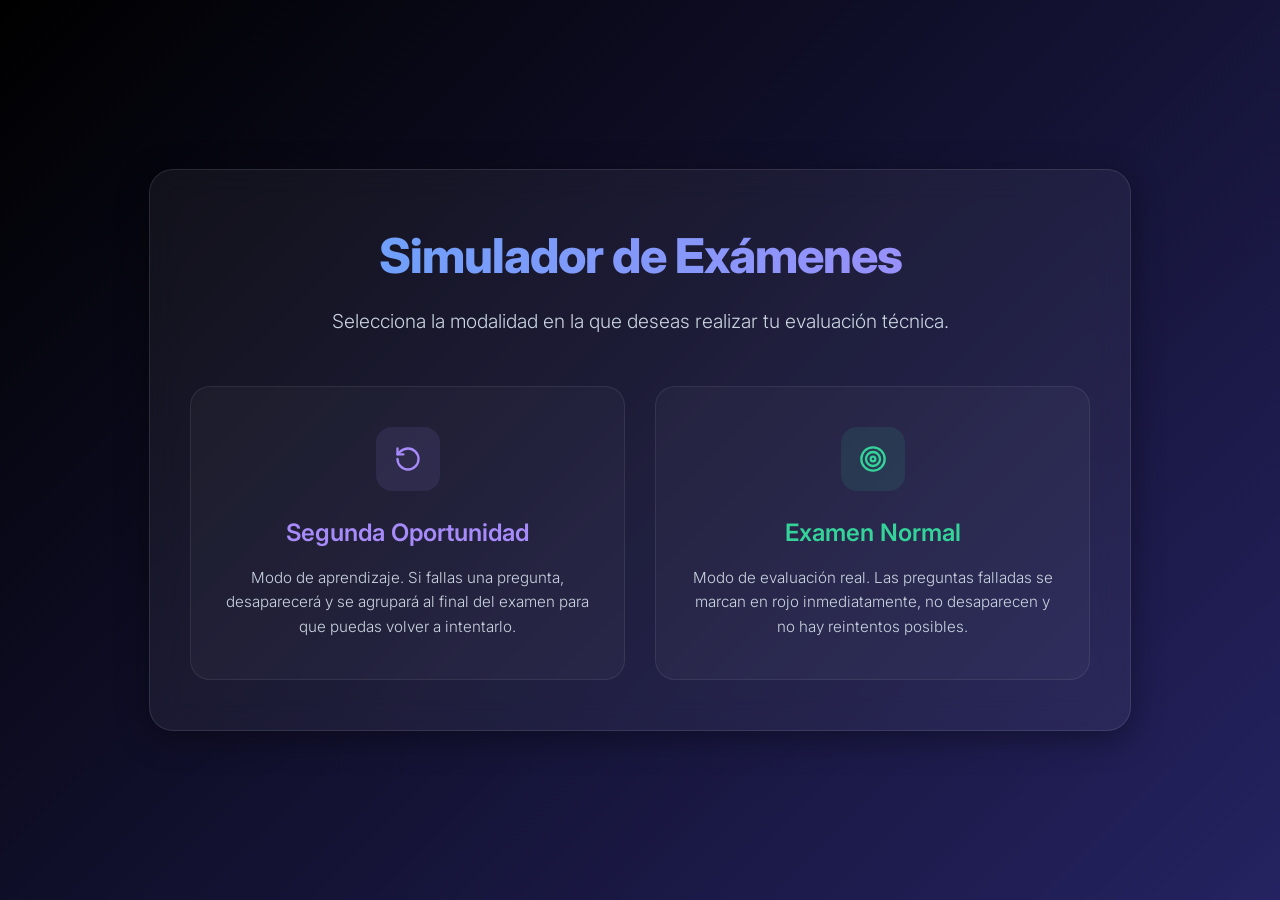
<file: index.html>
<!DOCTYPE html>
<html lang="es">
<head>
    <meta charset="UTF-8">
    <meta name="viewport" content="width=device-width, initial-scale=1.0">
    <title>Menú de Examen</title>
    <link rel="stylesheet" href="index.css">
</head>
<body>

    <div class="glass-panel">
        <div class="header-content">
            <h1>Simulador de Exámenes</h1>
            <p class="subtitle">Selecciona la modalidad en la que deseas realizar tu evaluación técnica.</p>
        </div>
        
        <div class="modes-container">
            <!-- Modalidad Segunda Oportunidad -->
            <a href="examen.html?mode=retry" class="mode-card retry-mode">
                <div class="icon-wrapper retry-icon">
                    <svg xmlns="http://www.w3.org/2000/svg" width="28" height="28" viewBox="0 0 24 24" fill="none" stroke="currentColor" stroke-width="2" stroke-linecap="round" stroke-linejoin="round">
                        <path d="M3 12a9 9 0 1 0 9-9 9.75 9.75 0 0 0-6.74 2.74L3 8"></path>
                        <path d="M3 3v5h5"></path>
                    </svg>
                </div>
                <h2>Segunda Oportunidad</h2>
                <p>Modo de aprendizaje. Si fallas una pregunta, desaparecerá y se agrupará al final del examen para que puedas volver a intentarlo.</p>
            </a>
            
            <!-- Modalidad Normal -->
            <a href="examen.html?mode=normal" class="mode-card normal-mode">
                <div class="icon-wrapper normal-icon">
                    <svg xmlns="http://www.w3.org/2000/svg" width="28" height="28" viewBox="0 0 24 24" fill="none" stroke="currentColor" stroke-width="2" stroke-linecap="round" stroke-linejoin="round">
                        <circle cx="12" cy="12" r="10"></circle>
                        <circle cx="12" cy="12" r="6"></circle>
                        <circle cx="12" cy="12" r="2"></circle>
                    </svg>
                </div>
                <h2>Examen Normal</h2>
                <p>Modo de evaluación real. Las preguntas falladas se marcan en rojo inmediatamente, no desaparecen y no hay reintentos posibles.</p>
            </a>
        </div>
    </div>

</body>
</html>
</file>
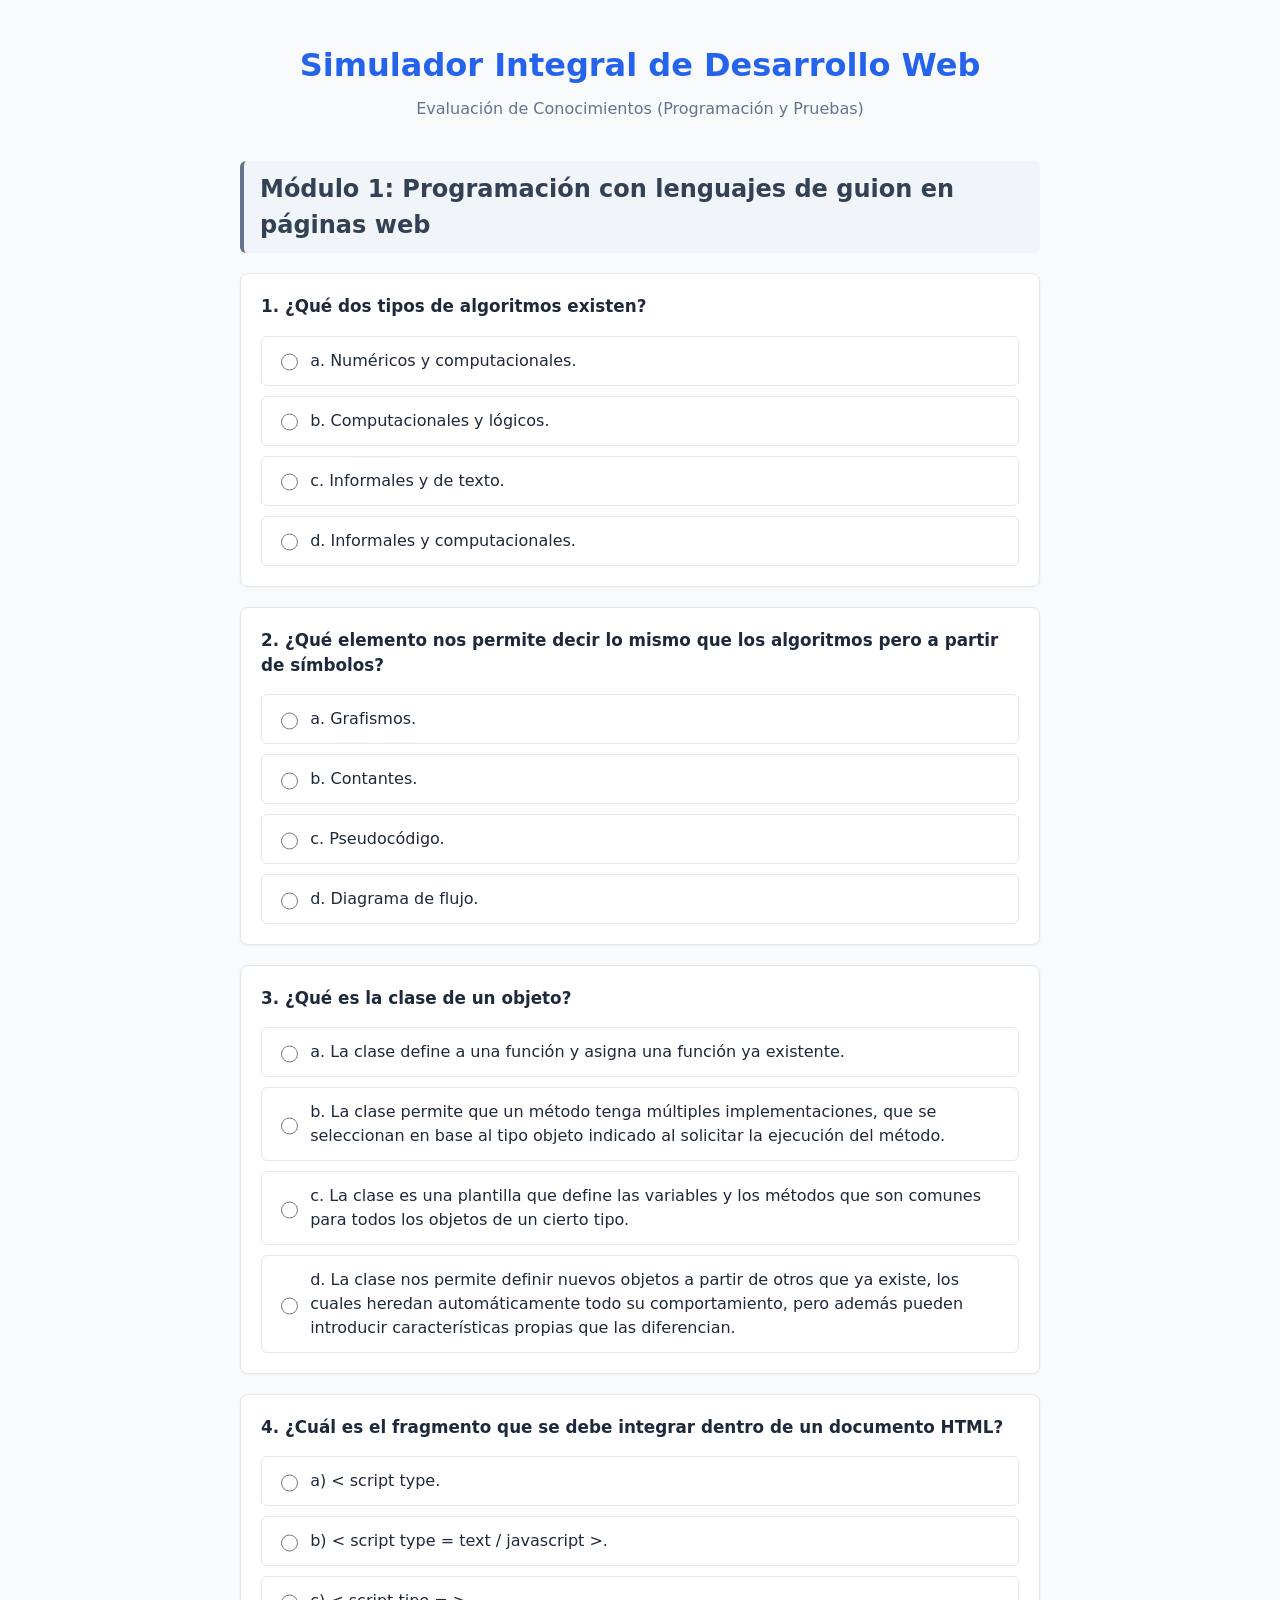
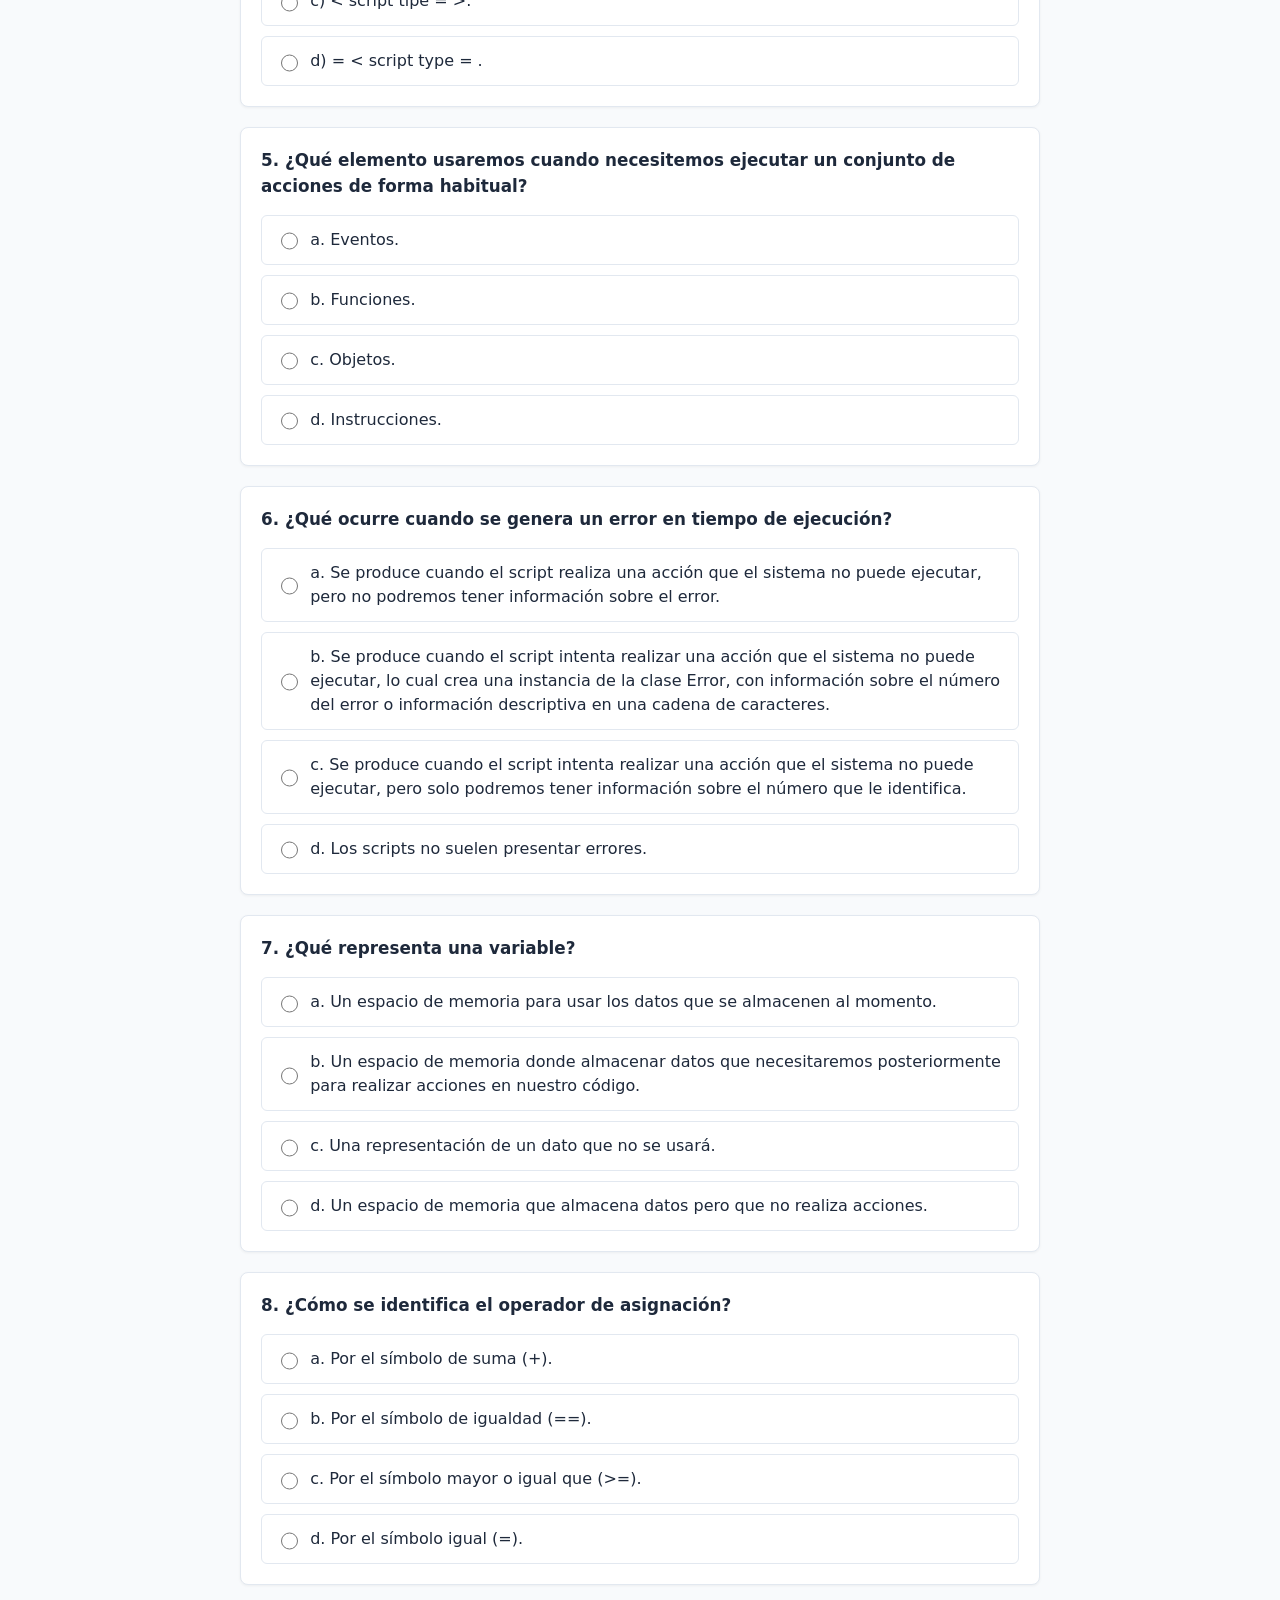
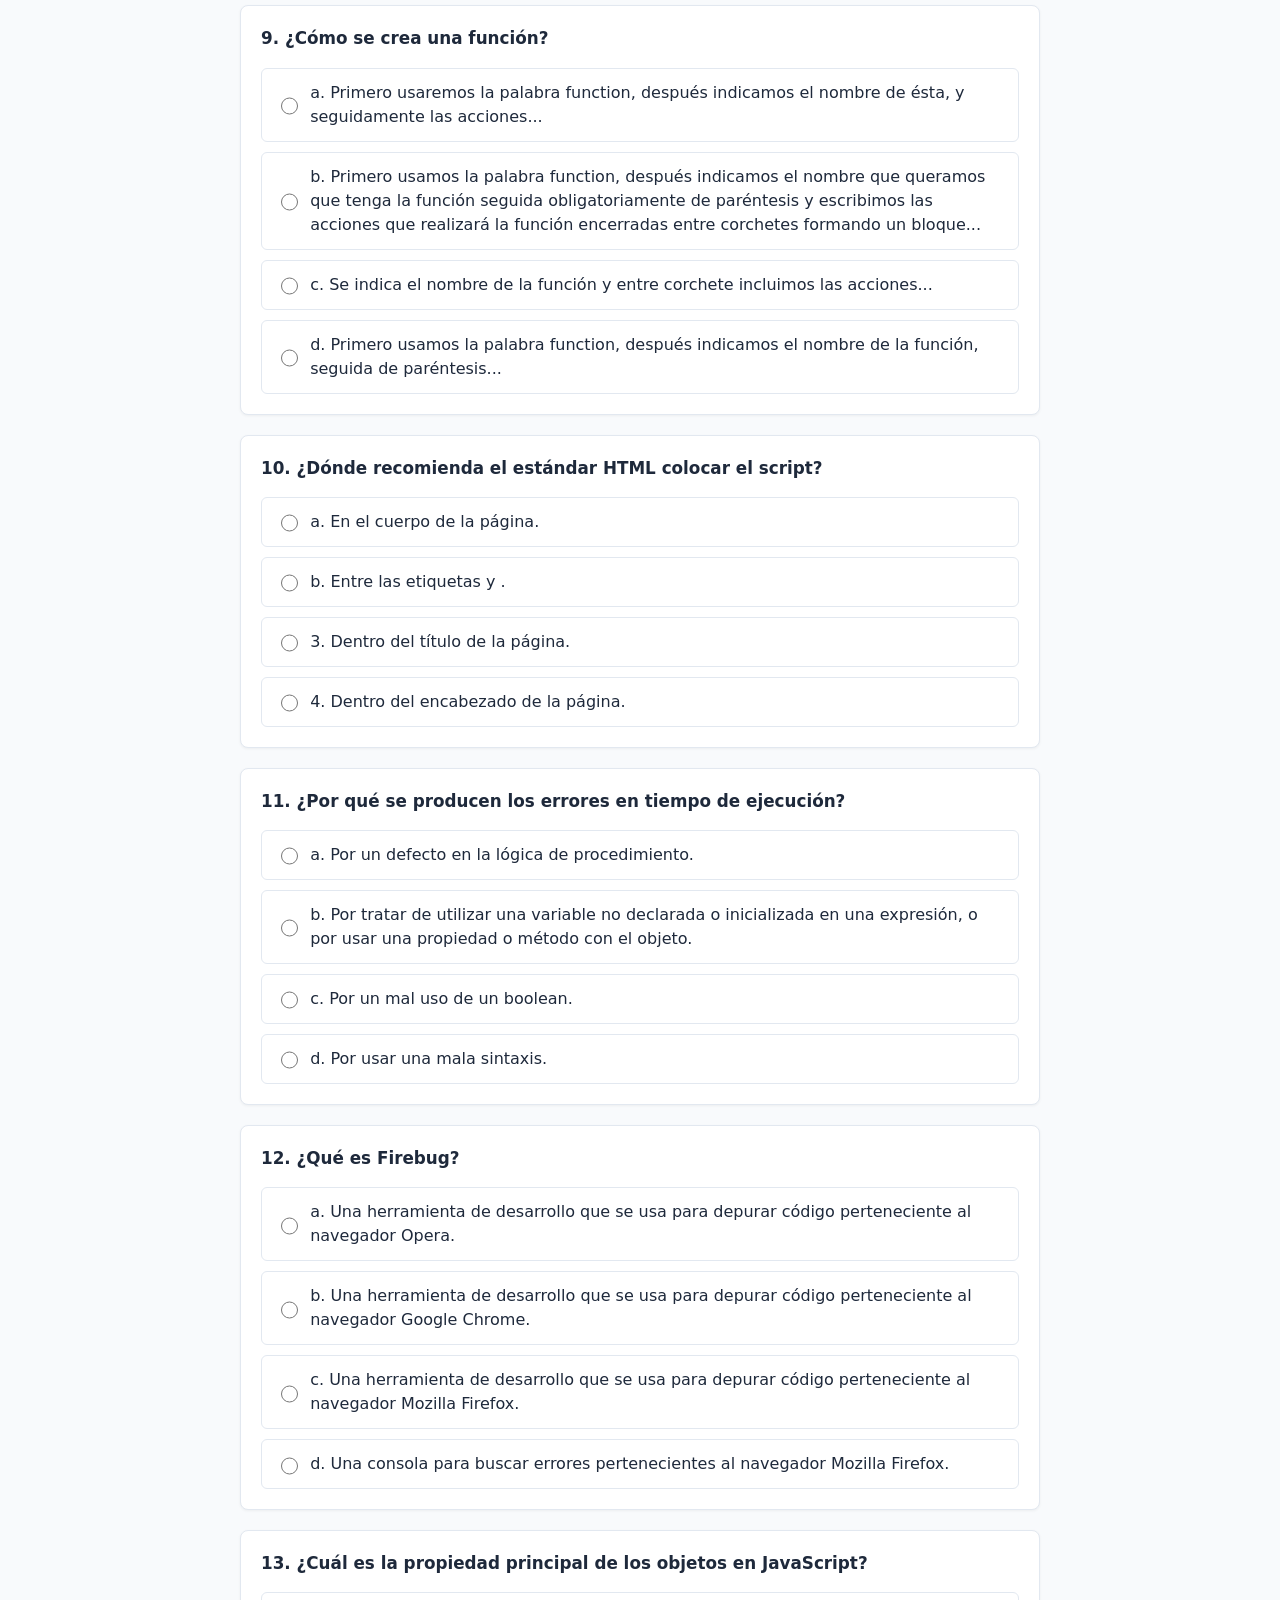
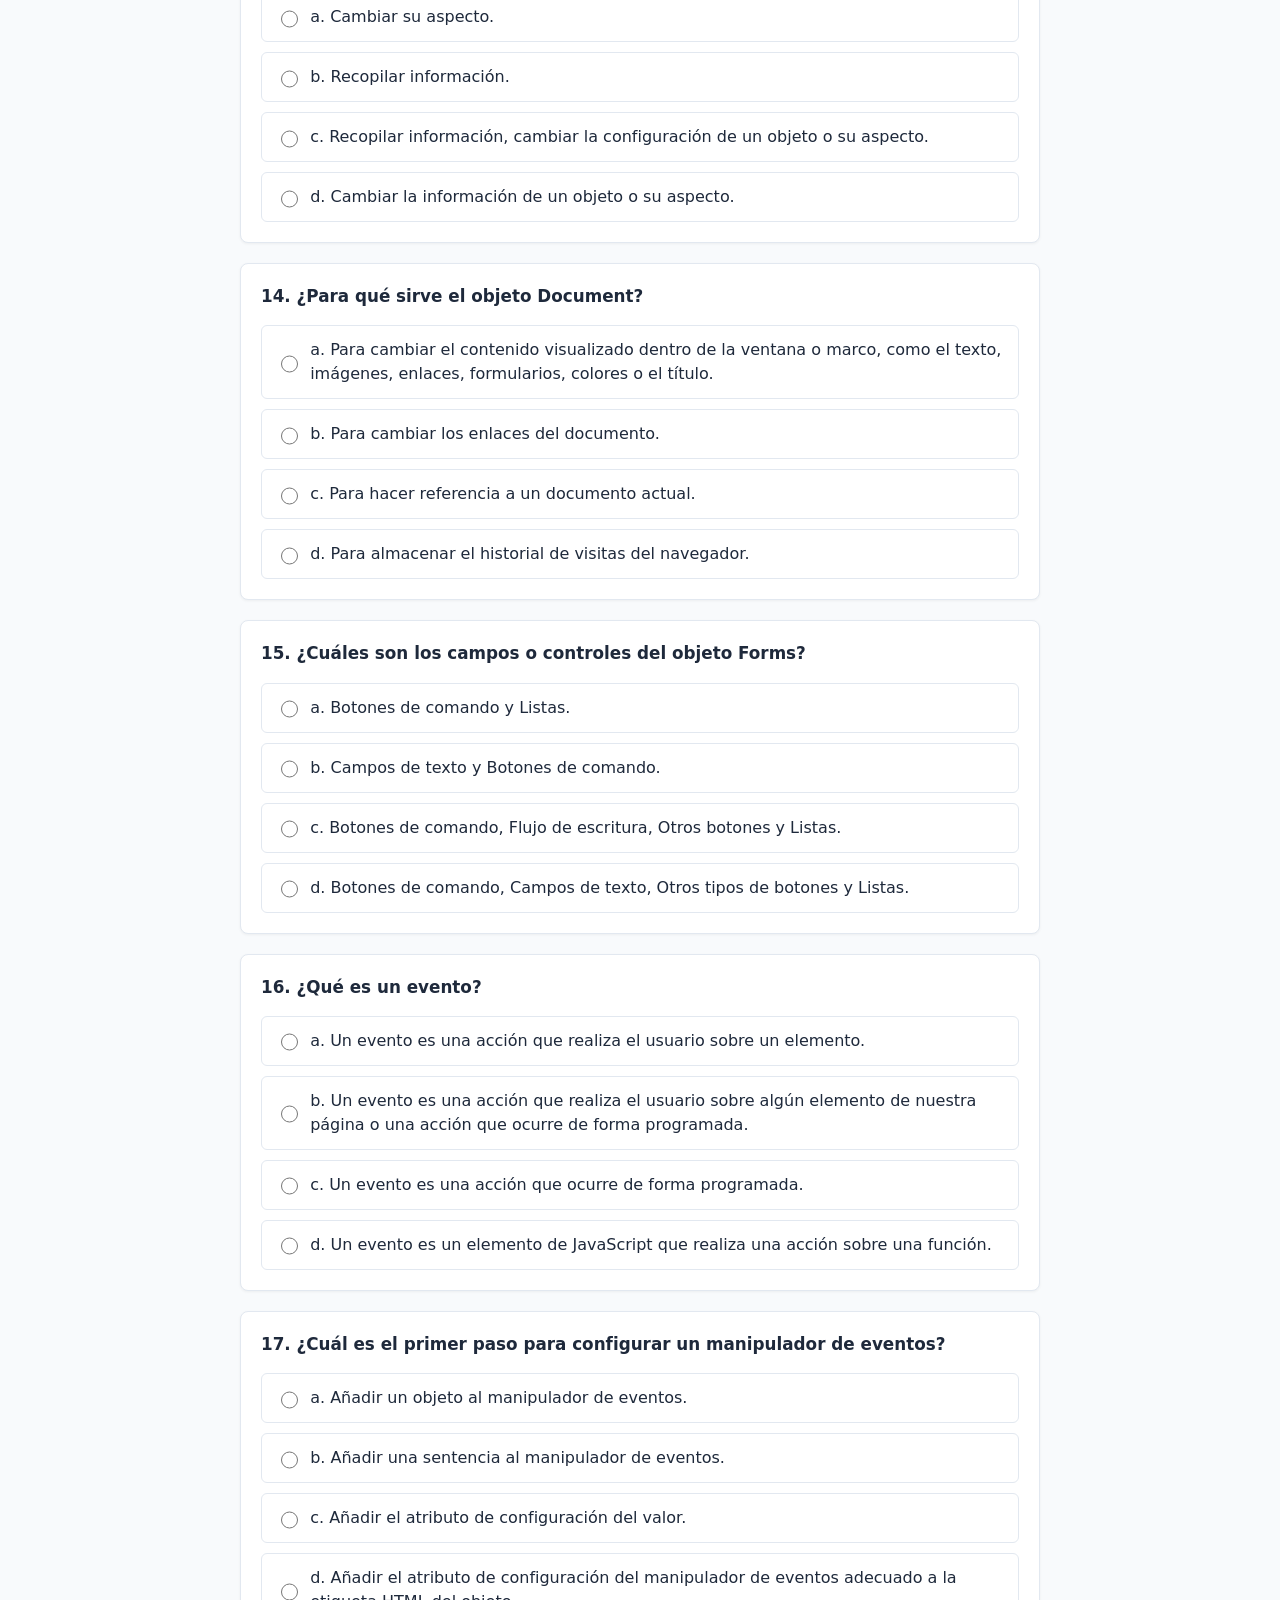
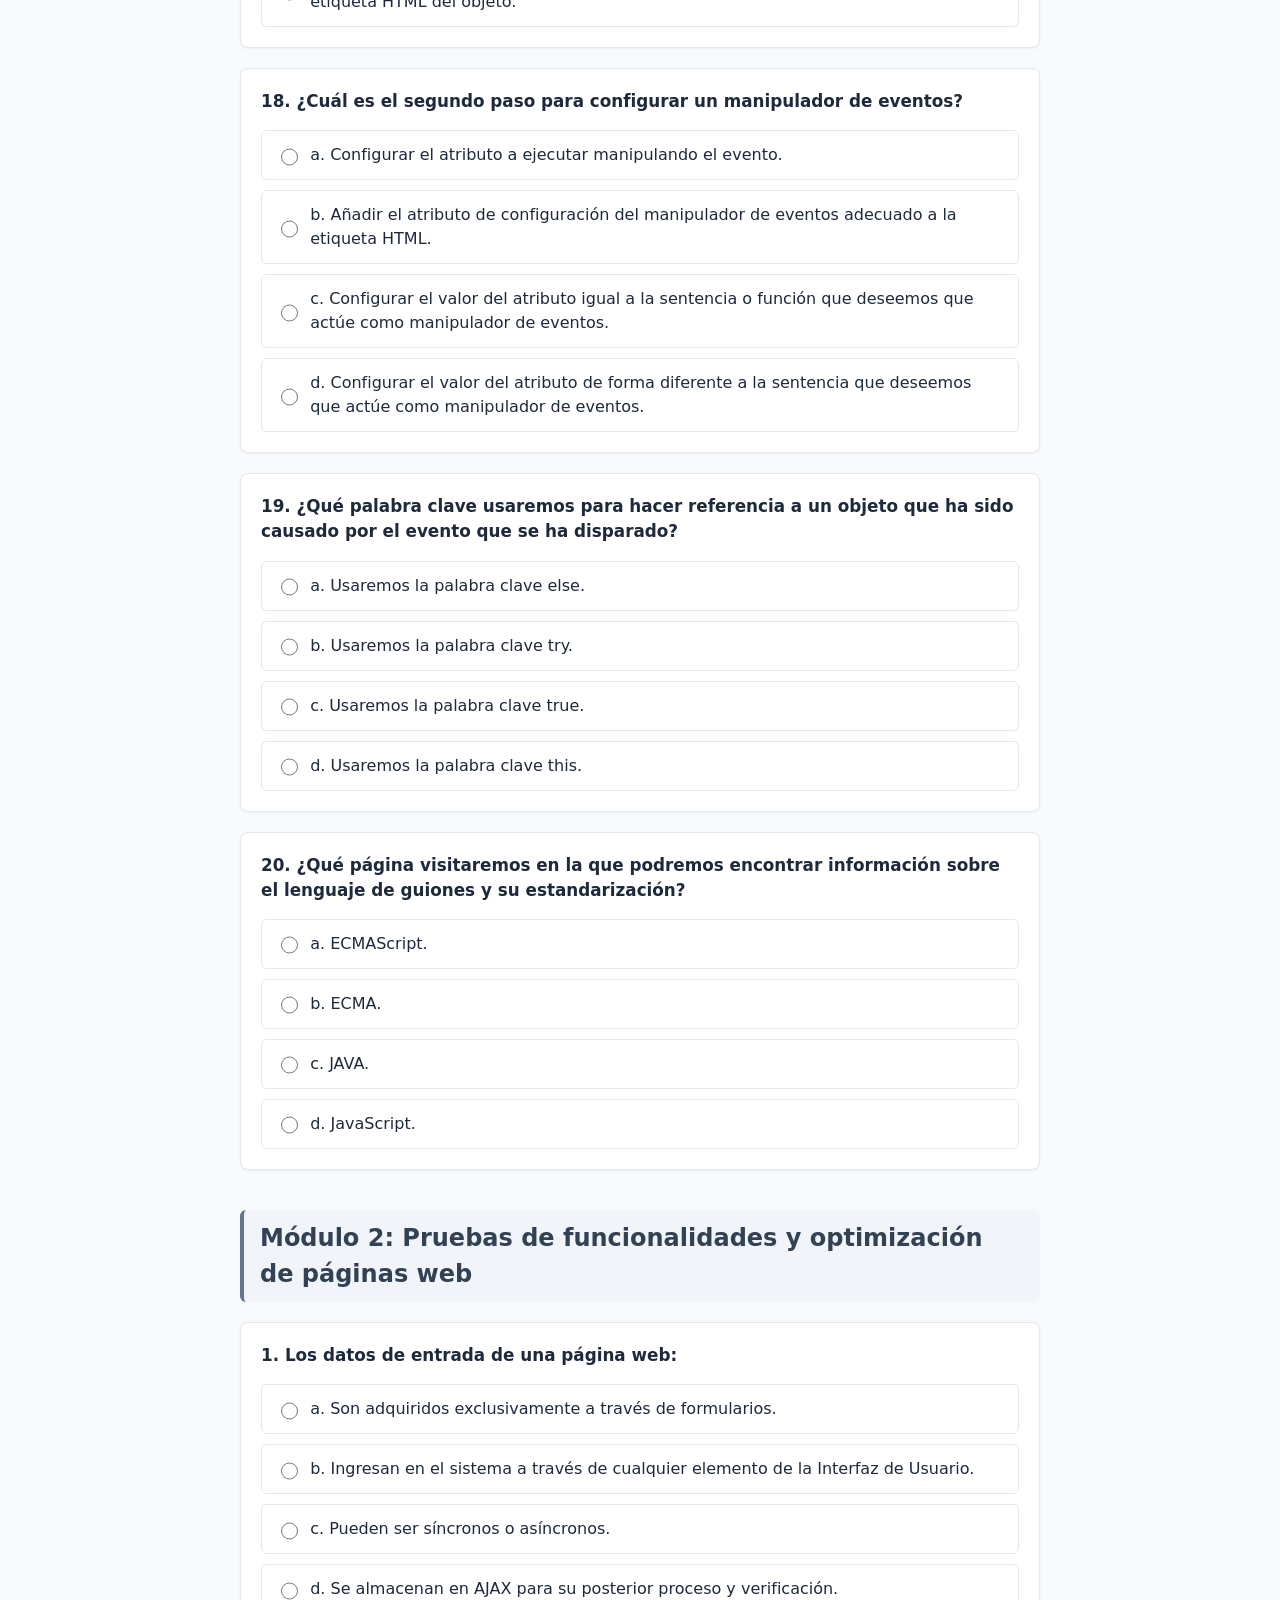
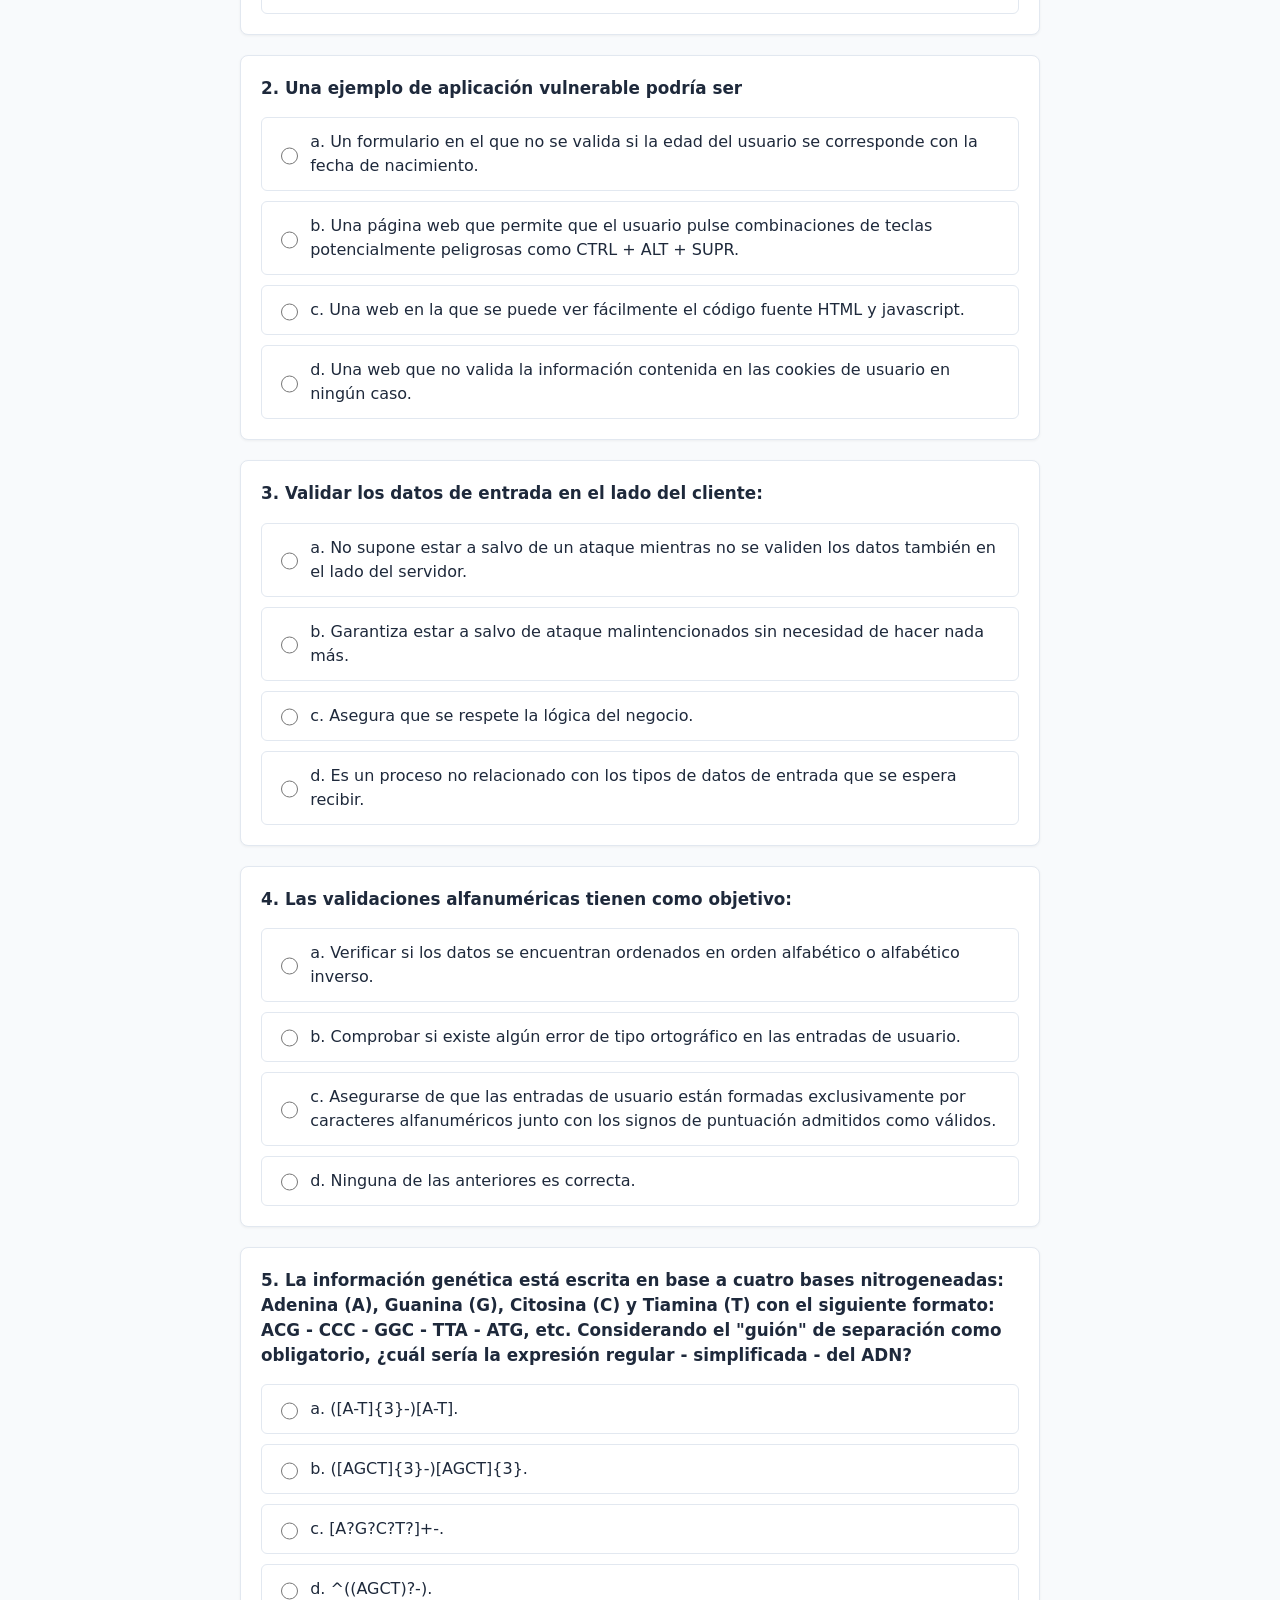
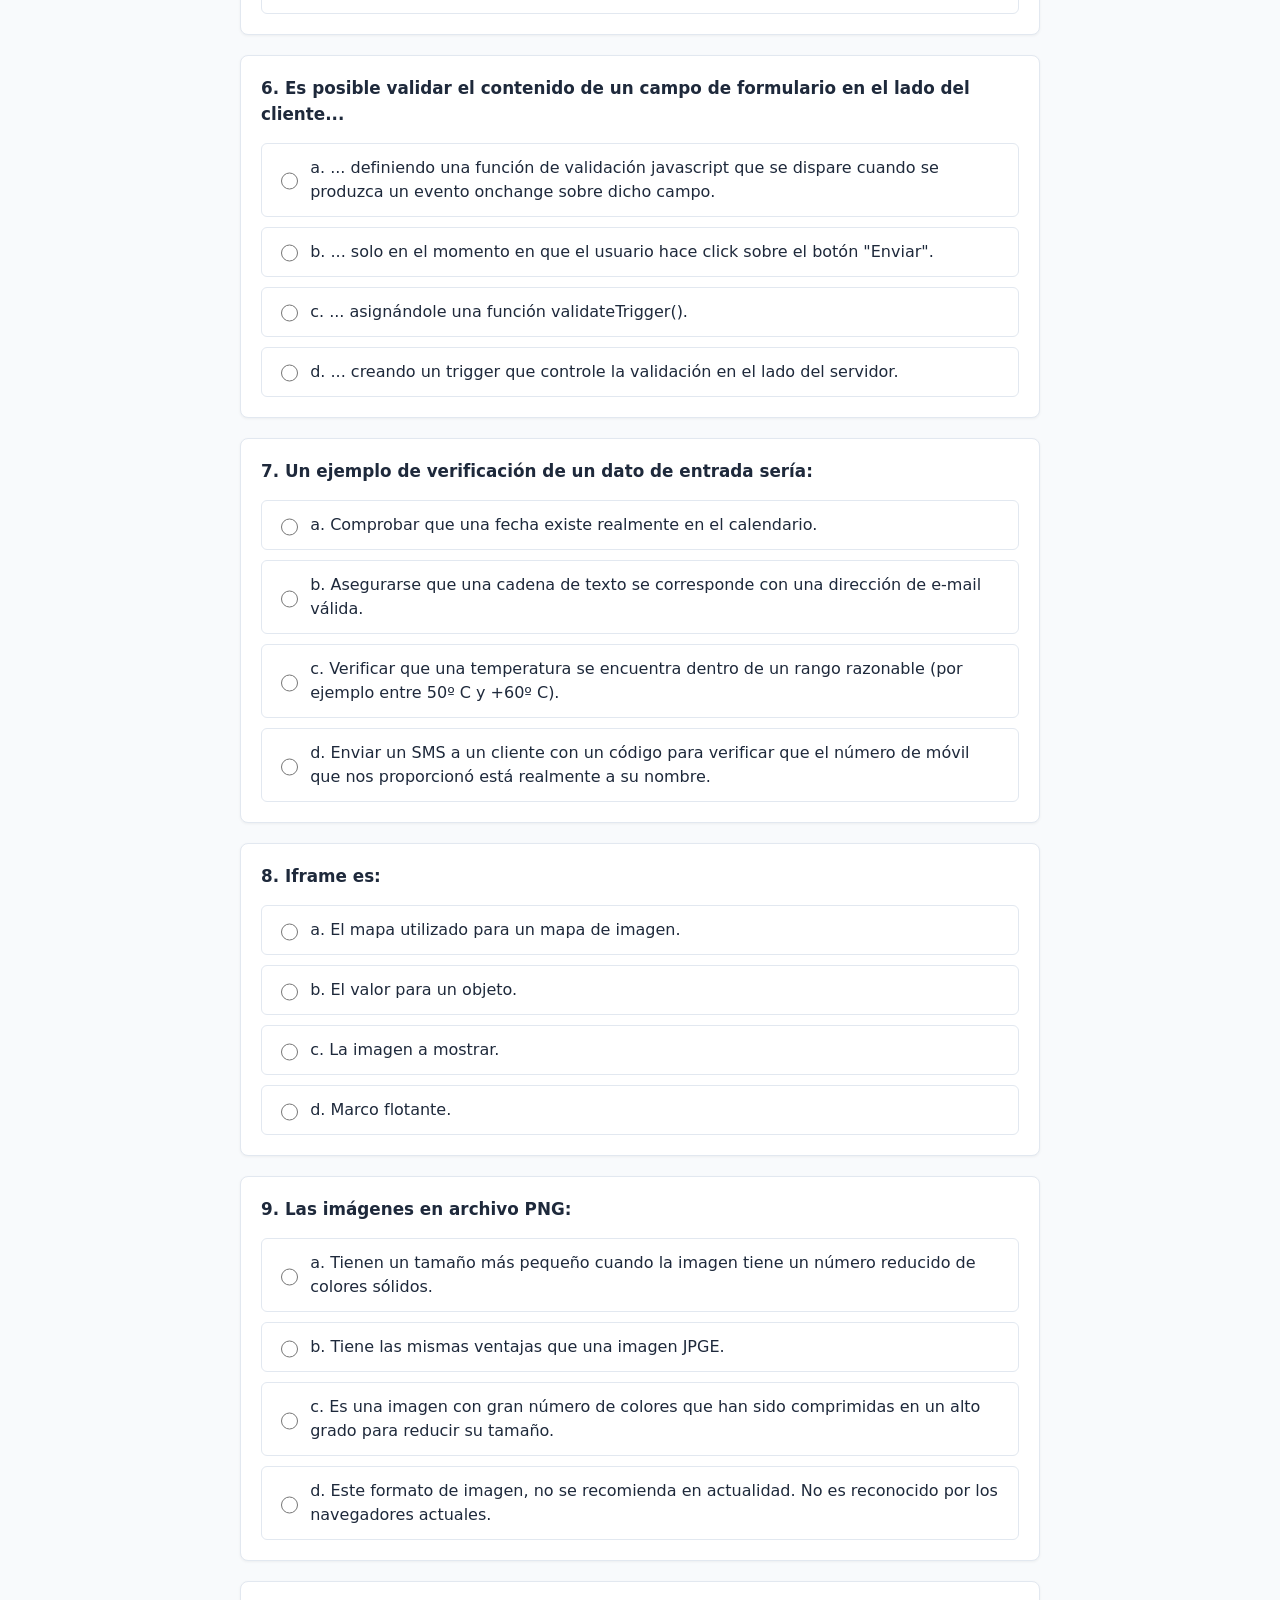
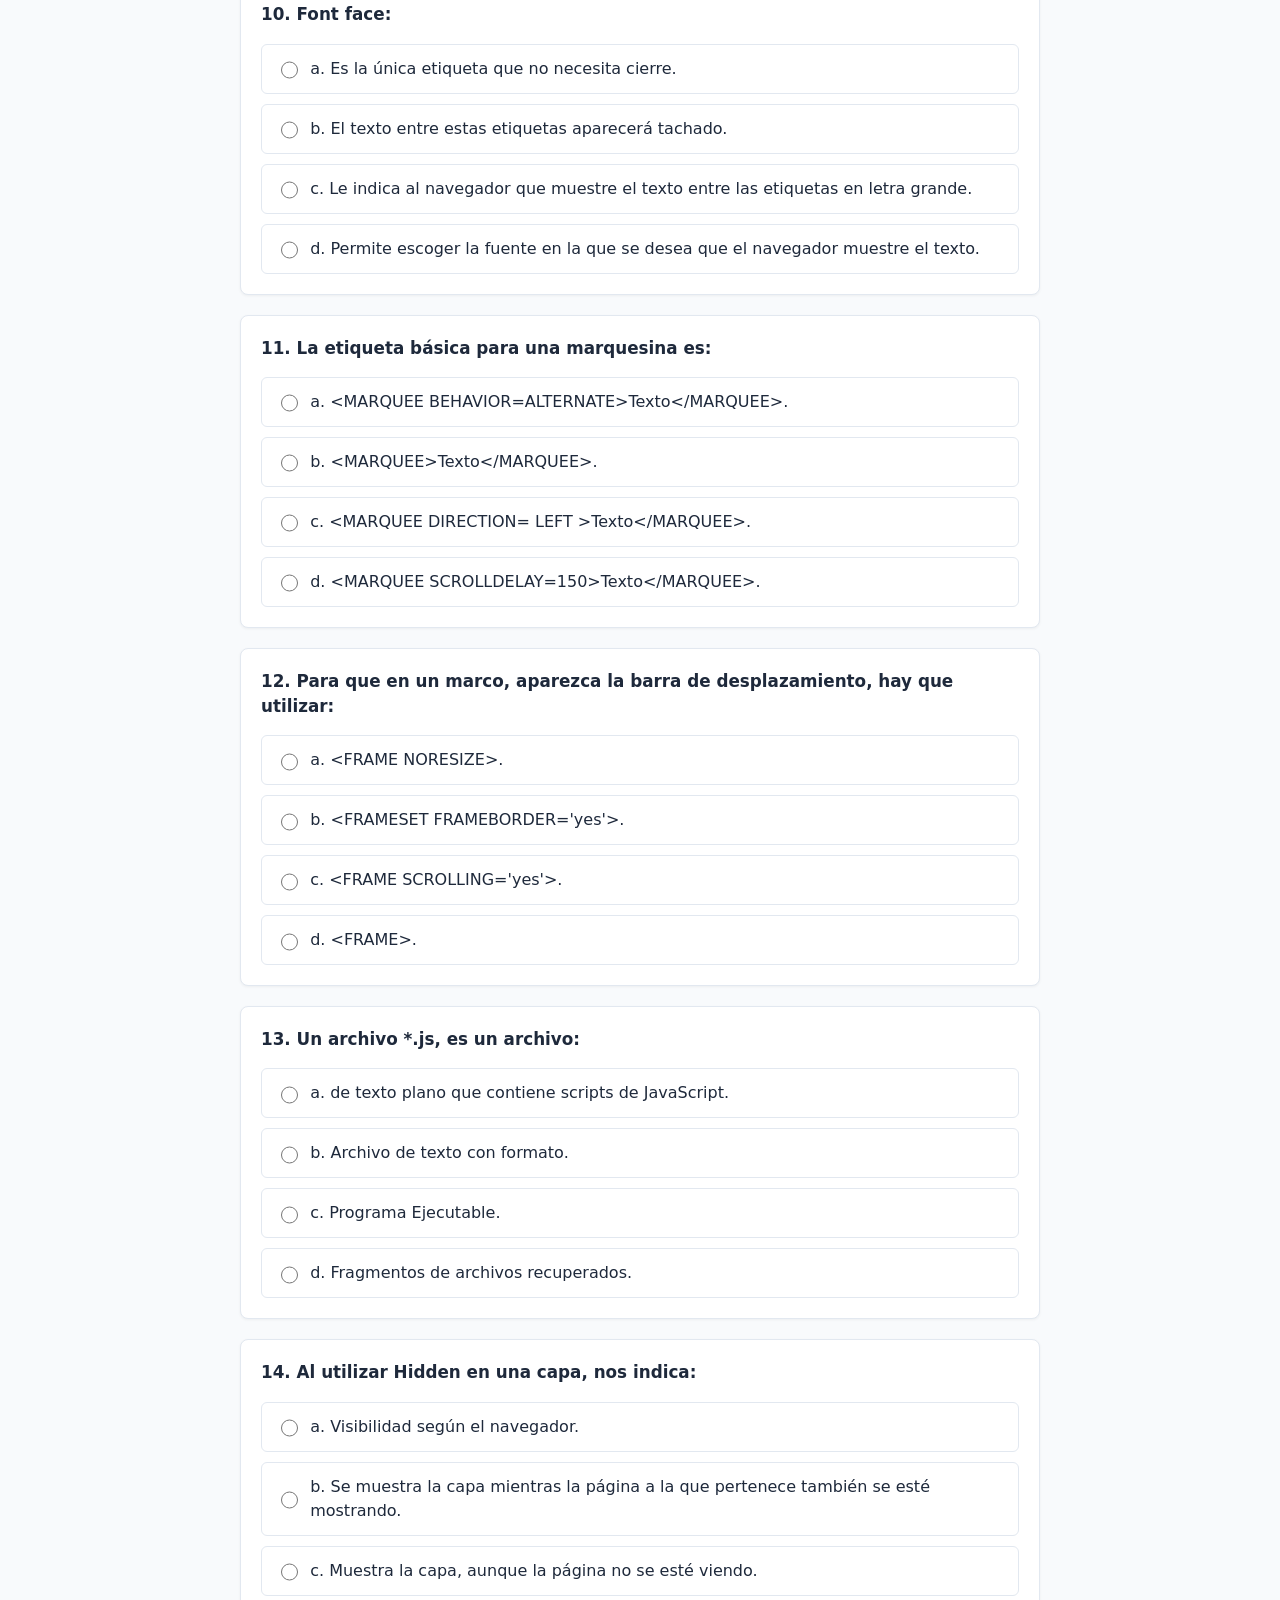
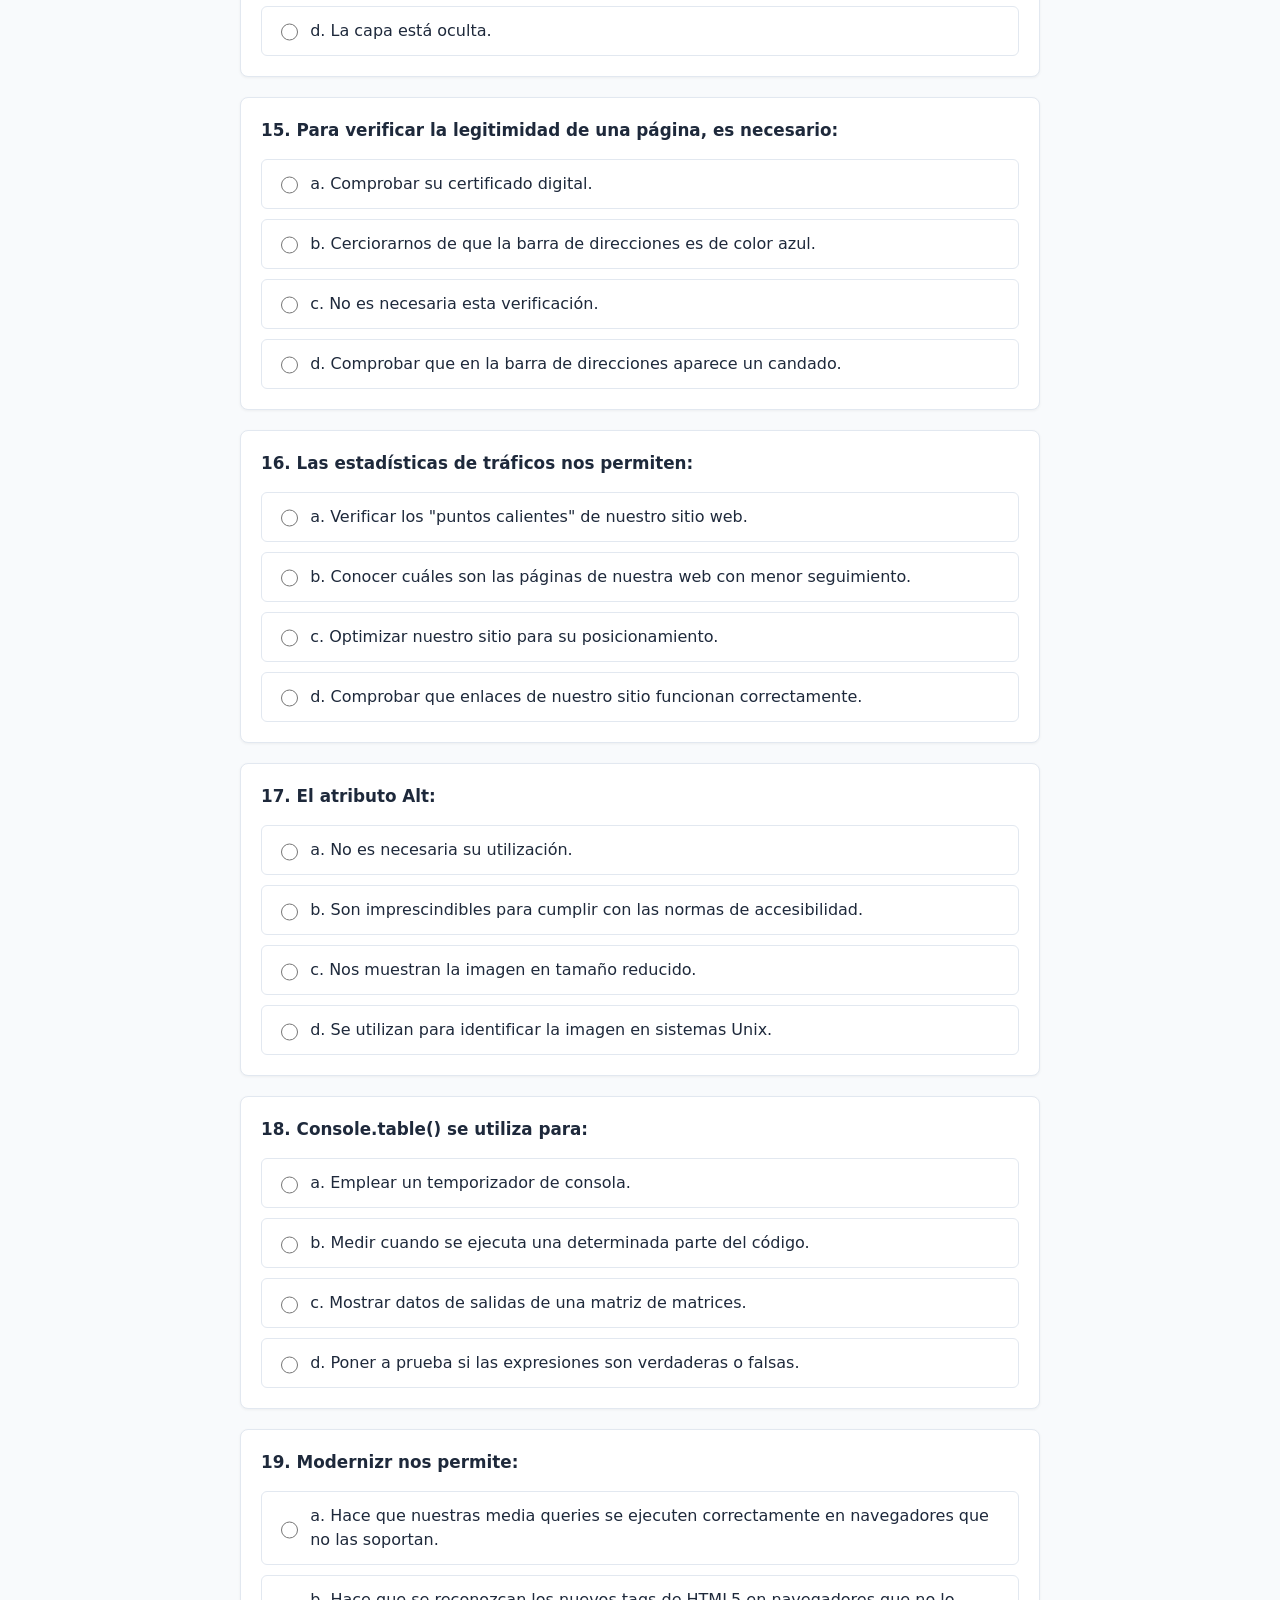
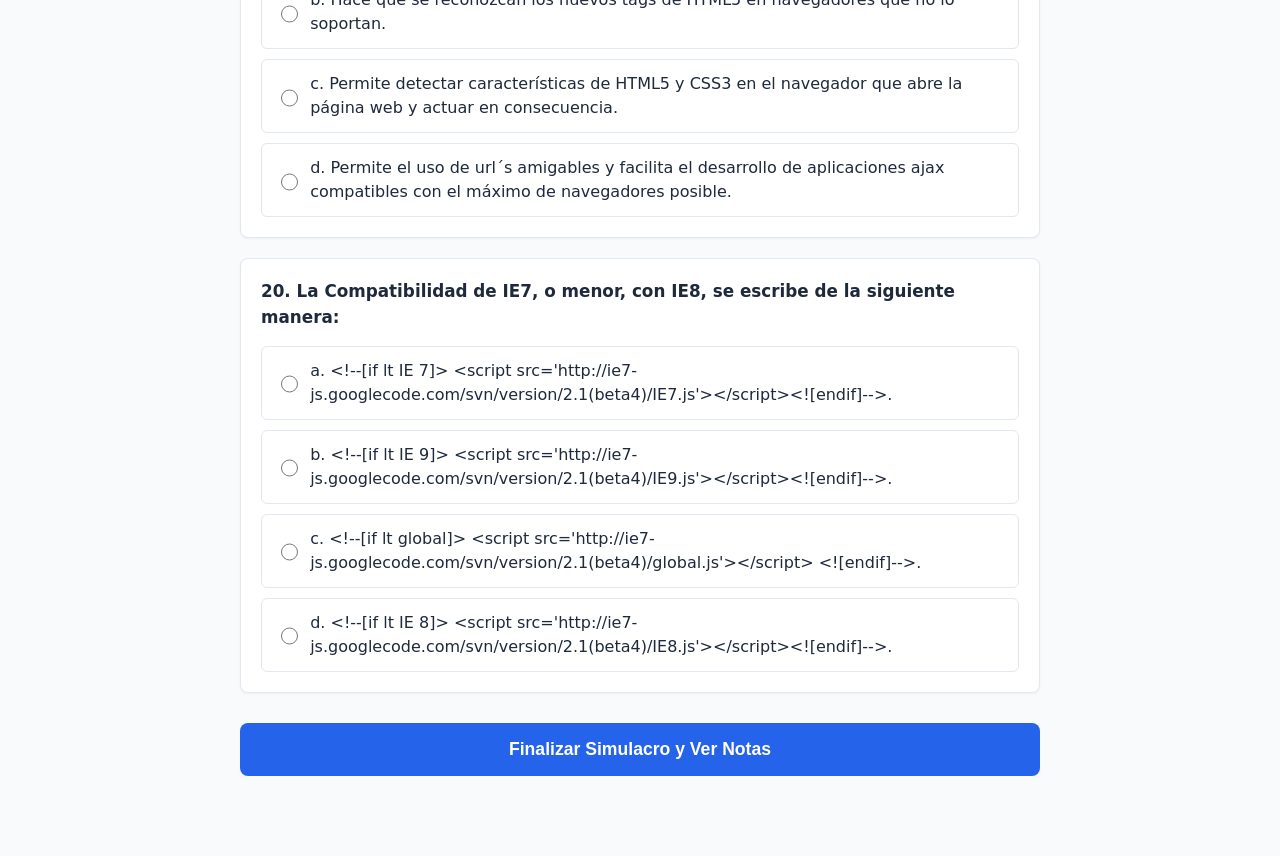
<file: examen.html>
﻿<!DOCTYPE html>
<html lang="es">
<head>
    <meta charset="UTF-8">
    <meta name="viewport" content="width=device-width, initial-scale=1.0">
    <title>Simulador de Exámenes - Final 2</title>
    <link rel="stylesheet" href="style.css">
</head>
<body>

    <div class="container">
        <header>
            <h1>Simulador Integral de Desarrollo Web</h1>
            <p class="subtitle">Evaluación de Conocimientos (Programación y Pruebas)</p>
        </header>

        <div id="result-box"></div>

        <form id="quiz-form">

            <h2 class="section-title">Módulo 1: Programación con lenguajes de guion en páginas web</h2>

            <!-- Q1 -->
            <div class="question-card">
                <p class="question-text">1. ¿Qué dos tipos de algoritmos existen?</p>
                <div class="options-list">
                    <div class="option-item"><input type="radio" name="u1_p1" id="u1_p1_a" value="wrong"><label for="u1_p1_a">a. Numéricos y computacionales.</label></div>
                    <div class="option-item"><input type="radio" name="u1_p1" id="u1_p1_b" value="wrong"><label for="u1_p1_b">b. Computacionales y lógicos.</label></div>
                    <div class="option-item"><input type="radio" name="u1_p1" id="u1_p1_c" value="wrong"><label for="u1_p1_c">c. Informales y de texto.</label></div>
                    <div class="option-item"><input type="radio" name="u1_p1" id="u1_p1_d" value="correct"><label for="u1_p1_d">d. Informales y computacionales.</label></div>
                </div>
            </div>

            <!-- Q2 -->
            <div class="question-card">
                <p class="question-text">2. ¿Qué elemento nos permite decir lo mismo que los algoritmos pero a partir de símbolos?</p>
                <div class="options-list">
                    <div class="option-item"><input type="radio" name="u1_p2" id="u1_p2_a" value="wrong"><label for="u1_p2_a">a. Grafismos.</label></div>
                    <div class="option-item"><input type="radio" name="u1_p2" id="u1_p2_b" value="wrong"><label for="u1_p2_b">b. Contantes.</label></div>
                    <div class="option-item"><input type="radio" name="u1_p2" id="u1_p2_c" value="wrong"><label for="u1_p2_c">c. Pseudocódigo.</label></div>
                    <div class="option-item"><input type="radio" name="u1_p2" id="u1_p2_d" value="correct"><label for="u1_p2_d">d. Diagrama de flujo.</label></div>
                </div>
            </div>

            <!-- Q3 -->
            <div class="question-card">
                <p class="question-text">3. ¿Qué es la clase de un objeto?</p>
                <div class="options-list">
                    <div class="option-item"><input type="radio" name="u1_p3" id="u1_p3_a" value="wrong"><label for="u1_p3_a">a. La clase define a una función y asigna una función ya existente.</label></div>
                    <div class="option-item"><input type="radio" name="u1_p3" id="u1_p3_b" value="wrong"><label for="u1_p3_b">b. La clase permite que un método tenga múltiples implementaciones, que se seleccionan en base al tipo objeto indicado al solicitar la ejecución del método.</label></div>
                    <div class="option-item"><input type="radio" name="u1_p3" id="u1_p3_c" value="correct"><label for="u1_p3_c">c. La clase es una plantilla que define las variables y los métodos que son comunes para todos los objetos de un cierto tipo.</label></div>
                    <div class="option-item"><input type="radio" name="u1_p3" id="u1_p3_d" value="wrong"><label for="u1_p3_d">d. La clase nos permite definir nuevos objetos a partir de otros que ya existe, los cuales heredan automáticamente todo su comportamiento, pero además pueden introducir características propias que las diferencian.</label></div>
                </div>
            </div>

            <!-- Q4 -->
            <div class="question-card">
                <p class="question-text">4. ¿Cuál es el fragmento que se debe integrar dentro de un documento HTML?</p>
                <div class="options-list">
                    <div class="option-item"><input type="radio" name="u1_p4" id="u1_p4_a" value="wrong"><label for="u1_p4_a">a) &lt; script type.</label></div>
                    <div class="option-item"><input type="radio" name="u1_p4" id="u1_p4_b" value="wrong"><label for="u1_p4_b">b) &lt; script type = text / javascript &gt;.</label></div>
                    <div class="option-item"><input type="radio" name="u1_p4" id="u1_p4_c" value="wrong"><label for="u1_p4_c">c) &lt; script tipe = &gt;.</label></div>
                    <div class="option-item"><input type="radio" name="u1_p4" id="u1_p4_d" value="correct"><label for="u1_p4_d">d) = &lt; script type = .</label></div>
                </div>
            </div>

            <!-- Q5 -->
            <div class="question-card">
                <p class="question-text">5. ¿Qué elemento usaremos cuando necesitemos ejecutar un conjunto de acciones de forma habitual?</p>
                <div class="options-list">
                    <div class="option-item"><input type="radio" name="u1_p5" id="u1_p5_a" value="wrong"><label for="u1_p5_a">a. Eventos.</label></div>
                    <div class="option-item"><input type="radio" name="u1_p5" id="u1_p5_b" value="correct"><label for="u1_p5_b">b. Funciones.</label></div>
                    <div class="option-item"><input type="radio" name="u1_p5" id="u1_p5_c" value="wrong"><label for="u1_p5_c">c. Objetos.</label></div>
                    <div class="option-item"><input type="radio" name="u1_p5" id="u1_p5_d" value="wrong"><label for="u1_p5_d">d. Instrucciones.</label></div>
                </div>
            </div>

            <!-- Q6 -->
            <div class="question-card">
                <p class="question-text">6. ¿Qué ocurre cuando se genera un error en tiempo de ejecución?</p>
                <div class="options-list">
                    <div class="option-item"><input type="radio" name="u1_p6" id="u1_p6_a" value="wrong"><label for="u1_p6_a">a. Se produce cuando el script realiza una acción que el sistema no puede ejecutar, pero no podremos tener información sobre el error.</label></div>
                    <div class="option-item"><input type="radio" name="u1_p6" id="u1_p6_b" value="correct"><label for="u1_p6_b">b. Se produce cuando el script intenta realizar una acción que el sistema no puede ejecutar, lo cual crea una instancia de la clase Error, con información sobre el número del error o información descriptiva en una cadena de caracteres.</label></div>
                    <div class="option-item"><input type="radio" name="u1_p6" id="u1_p6_c" value="wrong"><label for="u1_p6_c">c. Se produce cuando el script intenta realizar una acción que el sistema no puede ejecutar, pero solo podremos tener información sobre el número que le identifica.</label></div>
                    <div class="option-item"><input type="radio" name="u1_p6" id="u1_p6_d" value="wrong"><label for="u1_p6_d">d. Los scripts no suelen presentar errores.</label></div>
                </div>
            </div>

            <!-- Q7 -->
            <div class="question-card">
                <p class="question-text">7. ¿Qué representa una variable?</p>
                <div class="options-list">
                    <div class="option-item"><input type="radio" name="u1_p7" id="u1_p7_a" value="wrong"><label for="u1_p7_a">a. Un espacio de memoria para usar los datos que se almacenen al momento.</label></div>
                    <div class="option-item"><input type="radio" name="u1_p7" id="u1_p7_b" value="correct"><label for="u1_p7_b">b. Un espacio de memoria donde almacenar datos que necesitaremos posteriormente para realizar acciones en nuestro código.</label></div>
                    <div class="option-item"><input type="radio" name="u1_p7" id="u1_p7_c" value="wrong"><label for="u1_p7_c">c. Una representación de un dato que no se usará.</label></div>
                    <div class="option-item"><input type="radio" name="u1_p7" id="u1_p7_d" value="wrong"><label for="u1_p7_d">d. Un espacio de memoria que almacena datos pero que no realiza acciones.</label></div>
                </div>
            </div>

            <!-- Q8 -->
            <div class="question-card">
                <p class="question-text">8. ¿Cómo se identifica el operador de asignación?</p>
                <div class="options-list">
                    <div class="option-item"><input type="radio" name="u1_p8" id="u1_p8_a" value="wrong"><label for="u1_p8_a">a. Por el símbolo de suma (+).</label></div>
                    <div class="option-item"><input type="radio" name="u1_p8" id="u1_p8_b" value="wrong"><label for="u1_p8_b">b. Por el símbolo de igualdad (==).</label></div>
                    <div class="option-item"><input type="radio" name="u1_p8" id="u1_p8_c" value="wrong"><label for="u1_p8_c">c. Por el símbolo mayor o igual que (>=).</label></div>
                    <div class="option-item"><input type="radio" name="u1_p8" id="u1_p8_d" value="correct"><label for="u1_p8_d">d. Por el símbolo igual (=).</label></div>
                </div>
            </div>

            <!-- Q9 -->
            <div class="question-card">
                <p class="question-text">9. ¿Cómo se crea una función?</p>
                <div class="options-list">
                    <div class="option-item"><input type="radio" name="u1_p9" id="u1_p9_a" value="wrong"><label for="u1_p9_a">a. Primero usaremos la palabra function, después indicamos el nombre de ésta, y seguidamente las acciones...</label></div>
                    <div class="option-item"><input type="radio" name="u1_p9" id="u1_p9_b" value="correct"><label for="u1_p9_b">b. Primero usamos la palabra function, después indicamos el nombre que queramos que tenga la función seguida obligatoriamente de paréntesis y escribimos las acciones que realizará la función encerradas entre corchetes formando un bloque...</label></div>
                    <div class="option-item"><input type="radio" name="u1_p9" id="u1_p9_c" value="wrong"><label for="u1_p9_c">c. Se indica el nombre de la función y entre corchete incluimos las acciones...</label></div>
                    <div class="option-item"><input type="radio" name="u1_p9" id="u1_p9_d" value="wrong"><label for="u1_p9_d">d. Primero usamos la palabra function, después indicamos el nombre de la función, seguida de paréntesis...</label></div>
                </div>
            </div>

            <!-- Q10 -->
            <div class="question-card">
                <p class="question-text">10. ¿Dónde recomienda el estándar HTML colocar el script?</p>
                <div class="options-list">
                    <div class="option-item"><input type="radio" name="u1_p10" id="u1_p10_a" value="wrong"><label for="u1_p10_a">a. En el cuerpo de la página.</label></div>
                    <div class="option-item"><input type="radio" name="u1_p10" id="u1_p10_b" value="wrong"><label for="u1_p10_b">b. Entre las etiquetas y .</label></div>
                    <div class="option-item"><input type="radio" name="u1_p10" id="u1_p10_c" value="wrong"><label for="u1_p10_c">3. Dentro del título de la página.</label></div>
                    <div class="option-item"><input type="radio" name="u1_p10" id="u1_p10_d" value="correct"><label for="u1_p10_d">4. Dentro del encabezado de la página.</label></div>
                </div>
            </div>

            <!-- Q11 -->
            <div class="question-card">
                <p class="question-text">11. ¿Por qué se producen los errores en tiempo de ejecución?</p>
                <div class="options-list">
                    <div class="option-item"><input type="radio" name="u1_p11" id="u1_p11_a" value="wrong"><label for="u1_p11_a">a. Por un defecto en la lógica de procedimiento.</label></div>
                    <div class="option-item"><input type="radio" name="u1_p11" id="u1_p11_b" value="correct"><label for="u1_p11_b">b. Por tratar de utilizar una variable no declarada o inicializada en una expresión, o por usar una propiedad o método con el objeto.</label></div>
                    <div class="option-item"><input type="radio" name="u1_p11" id="u1_p11_c" value="wrong"><label for="u1_p11_c">c. Por un mal uso de un boolean.</label></div>
                    <div class="option-item"><input type="radio" name="u1_p11" id="u1_p11_d" value="wrong"><label for="u1_p11_d">d. Por usar una mala sintaxis.</label></div>
                </div>
            </div>

            <!-- Q12 -->
            <div class="question-card">
                <p class="question-text">12. ¿Qué es Firebug?</p>
                <div class="options-list">
                    <div class="option-item"><input type="radio" name="u1_p12" id="u1_p12_a" value="wrong"><label for="u1_p12_a">a. Una herramienta de desarrollo que se usa para depurar código perteneciente al navegador Opera.</label></div>
                    <div class="option-item"><input type="radio" name="u1_p12" id="u1_p12_b" value="wrong"><label for="u1_p12_b">b. Una herramienta de desarrollo que se usa para depurar código perteneciente al navegador Google Chrome.</label></div>
                    <div class="option-item"><input type="radio" name="u1_p12" id="u1_p12_c" value="correct"><label for="u1_p12_c">c. Una herramienta de desarrollo que se usa para depurar código perteneciente al navegador Mozilla Firefox.</label></div>
                    <div class="option-item"><input type="radio" name="u1_p12" id="u1_p12_d" value="wrong"><label for="u1_p12_d">d. Una consola para buscar errores pertenecientes al navegador Mozilla Firefox.</label></div>
                </div>
            </div>

            <!-- Q13 -->
            <div class="question-card">
                <p class="question-text">13. ¿Cuál es la propiedad principal de los objetos en JavaScript?</p>
                <div class="options-list">
                    <div class="option-item"><input type="radio" name="u1_p13" id="u1_p13_a" value="wrong"><label for="u1_p13_a">a. Cambiar su aspecto.</label></div>
                    <div class="option-item"><input type="radio" name="u1_p13" id="u1_p13_b" value="wrong"><label for="u1_p13_b">b. Recopilar información.</label></div>
                    <div class="option-item"><input type="radio" name="u1_p13" id="u1_p13_c" value="correct"><label for="u1_p13_c">c. Recopilar información, cambiar la configuración de un objeto o su aspecto.</label></div>
                    <div class="option-item"><input type="radio" name="u1_p13" id="u1_p13_d" value="wrong"><label for="u1_p13_d">d. Cambiar la información de un objeto o su aspecto.</label></div>
                </div>
            </div>

            <!-- Q14 -->
            <div class="question-card">
                <p class="question-text">14. ¿Para qué sirve el objeto Document?</p>
                <div class="options-list">
                    <div class="option-item"><input type="radio" name="u1_p14" id="u1_p14_a" value="correct"><label for="u1_p14_a">a. Para cambiar el contenido visualizado dentro de la ventana o marco, como el texto, imágenes, enlaces, formularios, colores o el título.</label></div>
                    <div class="option-item"><input type="radio" name="u1_p14" id="u1_p14_b" value="wrong"><label for="u1_p14_b">b. Para cambiar los enlaces del documento.</label></div>
                    <div class="option-item"><input type="radio" name="u1_p14" id="u1_p14_c" value="wrong"><label for="u1_p14_c">c. Para hacer referencia a un documento actual.</label></div>
                    <div class="option-item"><input type="radio" name="u1_p14" id="u1_p14_d" value="wrong"><label for="u1_p14_d">d. Para almacenar el historial de visitas del navegador.</label></div>
                </div>
            </div>

            <!-- Q15 -->
            <div class="question-card">
                <p class="question-text">15. ¿Cuáles son los campos o controles del objeto Forms?</p>
                <div class="options-list">
                    <div class="option-item"><input type="radio" name="u1_p15" id="u1_p15_a" value="wrong"><label for="u1_p15_a">a. Botones de comando y Listas.</label></div>
                    <div class="option-item"><input type="radio" name="u1_p15" id="u1_p15_b" value="wrong"><label for="u1_p15_b">b. Campos de texto y Botones de comando.</label></div>
                    <div class="option-item"><input type="radio" name="u1_p15" id="u1_p15_c" value="wrong"><label for="u1_p15_c">c. Botones de comando, Flujo de escritura, Otros botones y Listas.</label></div>
                    <div class="option-item"><input type="radio" name="u1_p15" id="u1_p15_d" value="correct"><label for="u1_p15_d">d. Botones de comando, Campos de texto, Otros tipos de botones y Listas.</label></div>
                </div>
            </div>

            <!-- Q16 -->
            <div class="question-card">
                <p class="question-text">16. ¿Qué es un evento?</p>
                <div class="options-list">
                    <div class="option-item"><input type="radio" name="u1_p16" id="u1_p16_a" value="wrong"><label for="u1_p16_a">a. Un evento es una acción que realiza el usuario sobre un elemento.</label></div>
                    <div class="option-item"><input type="radio" name="u1_p16" id="u1_p16_b" value="correct"><label for="u1_p16_b">b. Un evento es una acción que realiza el usuario sobre algún elemento de nuestra página o una acción que ocurre de forma programada.</label></div>
                    <div class="option-item"><input type="radio" name="u1_p16" id="u1_p16_c" value="wrong"><label for="u1_p16_c">c. Un evento es una acción que ocurre de forma programada.</label></div>
                    <div class="option-item"><input type="radio" name="u1_p16" id="u1_p16_d" value="wrong"><label for="u1_p16_d">d. Un evento es un elemento de JavaScript que realiza una acción sobre una función.</label></div>
                </div>
            </div>

            <!-- Q17 -->
            <div class="question-card">
                <p class="question-text">17. ¿Cuál es el primer paso para configurar un manipulador de eventos?</p>
                <div class="options-list">
                    <div class="option-item"><input type="radio" name="u1_p17" id="u1_p17_a" value="wrong"><label for="u1_p17_a">a. Añadir un objeto al manipulador de eventos.</label></div>
                    <div class="option-item"><input type="radio" name="u1_p17" id="u1_p17_b" value="wrong"><label for="u1_p17_b">b. Añadir una sentencia al manipulador de eventos.</label></div>
                    <div class="option-item"><input type="radio" name="u1_p17" id="u1_p17_c" value="wrong"><label for="u1_p17_c">c. Añadir el atributo de configuración del valor.</label></div>
                    <div class="option-item"><input type="radio" name="u1_p17" id="u1_p17_d" value="correct"><label for="u1_p17_d">d. Añadir el atributo de configuración del manipulador de eventos adecuado a la etiqueta HTML del objeto.</label></div>
                </div>
            </div>

            <!-- Q18 -->
            <div class="question-card">
                <p class="question-text">18. ¿Cuál es el segundo paso para configurar un manipulador de eventos?</p>
                <div class="options-list">
                    <div class="option-item"><input type="radio" name="u1_p18" id="u1_p18_a" value="wrong"><label for="u1_p18_a">a. Configurar el atributo a ejecutar manipulando el evento.</label></div>
                    <div class="option-item"><input type="radio" name="u1_p18" id="u1_p18_b" value="wrong"><label for="u1_p18_b">b. Añadir el atributo de configuración del manipulador de eventos adecuado a la etiqueta HTML.</label></div>
                    <div class="option-item"><input type="radio" name="u1_p18" id="u1_p18_c" value="correct"><label for="u1_p18_c">c. Configurar el valor del atributo igual a la sentencia o función que deseemos que actúe como manipulador de eventos.</label></div>
                    <div class="option-item"><input type="radio" name="u1_p18" id="u1_p18_d" value="wrong"><label for="u1_p18_d">d. Configurar el valor del atributo de forma diferente a la sentencia que deseemos que actúe como manipulador de eventos.</label></div>
                </div>
            </div>

            <!-- Q19 -->
            <div class="question-card">
                <p class="question-text">19. ¿Qué palabra clave usaremos para hacer referencia a un objeto que ha sido causado por el evento que se ha disparado?</p>
                <div class="options-list">
                    <div class="option-item"><input type="radio" name="u1_p19" id="u1_p19_a" value="wrong"><label for="u1_p19_a">a. Usaremos la palabra clave else.</label></div>
                    <div class="option-item"><input type="radio" name="u1_p19" id="u1_p19_b" value="wrong"><label for="u1_p19_b">b. Usaremos la palabra clave try.</label></div>
                    <div class="option-item"><input type="radio" name="u1_p19" id="u1_p19_c" value="wrong"><label for="u1_p19_c">c. Usaremos la palabra clave true.</label></div>
                    <div class="option-item"><input type="radio" name="u1_p19" id="u1_p19_d" value="correct"><label for="u1_p19_d">d. Usaremos la palabra clave this.</label></div>
                </div>
            </div>

            <!-- Q20 -->
            <div class="question-card">
                <p class="question-text">20. ¿Qué página visitaremos en la que podremos encontrar información sobre el lenguaje de guiones y su estandarización?</p>
                <div class="options-list">
                    <div class="option-item"><input type="radio" name="u1_p20" id="u1_p20_a" value="wrong"><label for="u1_p20_a">a. ECMAScript.</label></div>
                    <div class="option-item"><input type="radio" name="u1_p20" id="u1_p20_b" value="correct"><label for="u1_p20_b">b. ECMA.</label></div>
                    <div class="option-item"><input type="radio" name="u1_p20" id="u1_p20_c" value="wrong"><label for="u1_p20_c">c. JAVA.</label></div>
                    <div class="option-item"><input type="radio" name="u1_p20" id="u1_p20_d" value="wrong"><label for="u1_p20_d">d. JavaScript.</label></div>
                </div>
            </div>

            <h2 class="section-title">Módulo 2: Pruebas de funcionalidades y optimización de páginas web</h2>

            <!-- Q21 (1 from PDF2) -->
            <div class="question-card">
                <p class="question-text">1. Los datos de entrada de una página web:</p>
                <div class="options-list">
                    <div class="option-item"><input type="radio" name="u2_p1" id="u2_p1_a" value="wrong"><label for="u2_p1_a">a. Son adquiridos exclusivamente a través de formularios.</label></div>
                    <div class="option-item"><input type="radio" name="u2_p1" id="u2_p1_b" value="correct"><label for="u2_p1_b">b. Ingresan en el sistema a través de cualquier elemento de la Interfaz de Usuario.</label></div>
                    <div class="option-item"><input type="radio" name="u2_p1" id="u2_p1_c" value="wrong"><label for="u2_p1_c">c. Pueden ser síncronos o asíncronos.</label></div>
                    <div class="option-item"><input type="radio" name="u2_p1" id="u2_p1_d" value="wrong"><label for="u2_p1_d">d. Se almacenan en AJAX para su posterior proceso y verificación.</label></div>
                </div>
            </div>

            <!-- Q22 (2 from PDF2) -->
            <div class="question-card">
                <p class="question-text">2. Una ejemplo de aplicación vulnerable podría ser</p>
                <div class="options-list">
                    <div class="option-item"><input type="radio" name="u2_p2" id="u2_p2_a" value="wrong"><label for="u2_p2_a">a. Un formulario en el que no se valida si la edad del usuario se corresponde con la fecha de nacimiento.</label></div>
                    <div class="option-item"><input type="radio" name="u2_p2" id="u2_p2_b" value="wrong"><label for="u2_p2_b">b. Una página web que permite que el usuario pulse combinaciones de teclas potencialmente peligrosas como CTRL + ALT + SUPR.</label></div>
                    <div class="option-item"><input type="radio" name="u2_p2" id="u2_p2_c" value="wrong"><label for="u2_p2_c">c. Una web en la que se puede ver fácilmente el código fuente HTML y javascript.</label></div>
                    <div class="option-item"><input type="radio" name="u2_p2" id="u2_p2_d" value="correct"><label for="u2_p2_d">d. Una web que no valida la información contenida en las cookies de usuario en ningún caso.</label></div>
                </div>
            </div>

            <!-- Q23 (3 from PDF2) -->
            <div class="question-card">
                <p class="question-text">3. Validar los datos de entrada en el lado del cliente:</p>
                <div class="options-list">
                    <div class="option-item"><input type="radio" name="u2_p3" id="u2_p3_a" value="correct"><label for="u2_p3_a">a. No supone estar a salvo de un ataque mientras no se validen los datos también en el lado del servidor.</label></div>
                    <div class="option-item"><input type="radio" name="u2_p3" id="u2_p3_b" value="wrong"><label for="u2_p3_b">b. Garantiza estar a salvo de ataque malintencionados sin necesidad de hacer nada más.</label></div>
                    <div class="option-item"><input type="radio" name="u2_p3" id="u2_p3_c" value="wrong"><label for="u2_p3_c">c. Asegura que se respete la lógica del negocio.</label></div>
                    <div class="option-item"><input type="radio" name="u2_p3" id="u2_p3_d" value="wrong"><label for="u2_p3_d">d. Es un proceso no relacionado con los tipos de datos de entrada que se espera recibir.</label></div>
                </div>
            </div>

            <!-- Q24 (4 from PDF2) -->
            <div class="question-card">
                <p class="question-text">4. Las validaciones alfanuméricas tienen como objetivo:</p>
                <div class="options-list">
                    <div class="option-item"><input type="radio" name="u2_p4" id="u2_p4_a" value="wrong"><label for="u2_p4_a">a. Verificar si los datos se encuentran ordenados en orden alfabético o alfabético inverso.</label></div>
                    <div class="option-item"><input type="radio" name="u2_p4" id="u2_p4_b" value="wrong"><label for="u2_p4_b">b. Comprobar si existe algún error de tipo ortográfico en las entradas de usuario.</label></div>
                    <div class="option-item"><input type="radio" name="u2_p4" id="u2_p4_c" value="correct"><label for="u2_p4_c">c. Asegurarse de que las entradas de usuario están formadas exclusivamente por caracteres alfanuméricos junto con los signos de puntuación admitidos como válidos.</label></div>
                    <div class="option-item"><input type="radio" name="u2_p4" id="u2_p4_d" value="wrong"><label for="u2_p4_d">d. Ninguna de las anteriores es correcta.</label></div>
                </div>
            </div>

            <!-- Q25 (5 from PDF2) -->
            <div class="question-card">
                <p class="question-text">5. La información genética está escrita en base a cuatro bases nitrogeneadas: Adenina (A), Guanina (G), Citosina (C) y Tiamina (T) con el siguiente formato: ACG - CCC - GGC - TTA - ATG, etc. Considerando el "guión" de separación como obligatorio, ¿cuál sería la expresión regular - simplificada - del ADN?</p>
                <div class="options-list">
                    <div class="option-item"><input type="radio" name="u2_p5" id="u2_p5_a" value="wrong"><label for="u2_p5_a">a. ([A-T]{3}-)[A-T].</label></div>
                    <div class="option-item"><input type="radio" name="u2_p5" id="u2_p5_b" value="correct"><label for="u2_p5_b">b. ([AGCT]{3}-)[AGCT]{3}.</label></div>
                    <div class="option-item"><input type="radio" name="u2_p5" id="u2_p5_c" value="wrong"><label for="u2_p5_c">c. [A?G?C?T?]+-.</label></div>
                    <div class="option-item"><input type="radio" name="u2_p5" id="u2_p5_d" value="wrong"><label for="u2_p5_d">d. ^((AGCT)?-).</label></div>
                </div>
            </div>

            <!-- Q26 (6 from PDF2) -->
            <div class="question-card">
                <p class="question-text">6. Es posible validar el contenido de un campo de formulario en el lado del cliente...</p>
                <div class="options-list">
                    <div class="option-item"><input type="radio" name="u2_p6" id="u2_p6_a" value="correct"><label for="u2_p6_a">a. ... definiendo una función de validación javascript que se dispare cuando se produzca un evento onchange sobre dicho campo.</label></div>
                    <div class="option-item"><input type="radio" name="u2_p6" id="u2_p6_b" value="wrong"><label for="u2_p6_b">b. ... solo en el momento en que el usuario hace click sobre el botón "Enviar".</label></div>
                    <div class="option-item"><input type="radio" name="u2_p6" id="u2_p6_c" value="wrong"><label for="u2_p6_c">c. ... asignándole una función validateTrigger().</label></div>
                    <div class="option-item"><input type="radio" name="u2_p6" id="u2_p6_d" value="wrong"><label for="u2_p6_d">d. ... creando un trigger que controle la validación en el lado del servidor.</label></div>
                </div>
            </div>

            <!-- Q27 (7 from PDF2) -->
            <div class="question-card">
                <p class="question-text">7. Un ejemplo de verificación de un dato de entrada sería:</p>
                <div class="options-list">
                    <div class="option-item"><input type="radio" name="u2_p7" id="u2_p7_a" value="wrong"><label for="u2_p7_a">a. Comprobar que una fecha existe realmente en el calendario.</label></div>
                    <div class="option-item"><input type="radio" name="u2_p7" id="u2_p7_b" value="wrong"><label for="u2_p7_b">b. Asegurarse que una cadena de texto se corresponde con una dirección de e-mail válida.</label></div>
                    <div class="option-item"><input type="radio" name="u2_p7" id="u2_p7_c" value="wrong"><label for="u2_p7_c">c. Verificar que una temperatura se encuentra dentro de un rango razonable (por ejemplo entre 50º C y +60º C).</label></div>
                    <div class="option-item"><input type="radio" name="u2_p7" id="u2_p7_d" value="correct"><label for="u2_p7_d">d. Enviar un SMS a un cliente con un código para verificar que el número de móvil que nos proporcionó está realmente a su nombre.</label></div>
                </div>
            </div>

            <!-- Q28 (8 from PDF2) -->
            <div class="question-card">
                <p class="question-text">8. Iframe es:</p>
                <div class="options-list">
                    <div class="option-item"><input type="radio" name="u2_p8" id="u2_p8_a" value="wrong"><label for="u2_p8_a">a. El mapa utilizado para un mapa de imagen.</label></div>
                    <div class="option-item"><input type="radio" name="u2_p8" id="u2_p8_b" value="wrong"><label for="u2_p8_b">b. El valor para un objeto.</label></div>
                    <div class="option-item"><input type="radio" name="u2_p8" id="u2_p8_c" value="wrong"><label for="u2_p8_c">c. La imagen a mostrar.</label></div>
                    <div class="option-item"><input type="radio" name="u2_p8" id="u2_p8_d" value="correct"><label for="u2_p8_d">d. Marco flotante.</label></div>
                </div>
            </div>

            <!-- Q29 (9 from PDF2) -->
            <div class="question-card">
                <p class="question-text">9. Las imágenes en archivo PNG:</p>
                <div class="options-list">
                    <div class="option-item"><input type="radio" name="u2_p9" id="u2_p9_a" value="correct"><label for="u2_p9_a">a. Tienen un tamaño más pequeño cuando la imagen tiene un número reducido de colores sólidos.</label></div>
                    <div class="option-item"><input type="radio" name="u2_p9" id="u2_p9_b" value="wrong"><label for="u2_p9_b">b. Tiene las mismas ventajas que una imagen JPGE.</label></div>
                    <div class="option-item"><input type="radio" name="u2_p9" id="u2_p9_c" value="wrong"><label for="u2_p9_c">c. Es una imagen con gran número de colores que han sido comprimidas en un alto grado para reducir su tamaño.</label></div>
                    <div class="option-item"><input type="radio" name="u2_p9" id="u2_p9_d" value="wrong"><label for="u2_p9_d">d. Este formato de imagen, no se recomienda en actualidad. No es reconocido por los navegadores actuales.</label></div>
                </div>
            </div>

            <!-- Q30 (10 from PDF2) -->
            <div class="question-card">
                <p class="question-text">10. Font face:</p>
                <div class="options-list">
                    <div class="option-item"><input type="radio" name="u2_p10" id="u2_p10_a" value="wrong"><label for="u2_p10_a">a. Es la única etiqueta que no necesita cierre.</label></div>
                    <div class="option-item"><input type="radio" name="u2_p10" id="u2_p10_b" value="wrong"><label for="u2_p10_b">b. El texto entre estas etiquetas aparecerá tachado.</label></div>
                    <div class="option-item"><input type="radio" name="u2_p10" id="u2_p10_c" value="wrong"><label for="u2_p10_c">c. Le indica al navegador que muestre el texto entre las etiquetas en letra grande.</label></div>
                    <div class="option-item"><input type="radio" name="u2_p10" id="u2_p10_d" value="correct"><label for="u2_p10_d">d. Permite escoger la fuente en la que se desea que el navegador muestre el texto.</label></div>
                </div>
            </div>

            <!-- Q31 (11 from PDF2) -->
            <div class="question-card">
                <p class="question-text">11. La etiqueta básica para una marquesina es:</p>
                <div class="options-list">
                    <div class="option-item"><input type="radio" name="u2_p11" id="u2_p11_a" value="wrong"><label for="u2_p11_a">a. &lt;MARQUEE BEHAVIOR=ALTERNATE&gt;Texto&lt;/MARQUEE&gt;.</label></div>
                    <div class="option-item"><input type="radio" name="u2_p11" id="u2_p11_b" value="correct"><label for="u2_p11_b">b. &lt;MARQUEE&gt;Texto&lt;/MARQUEE&gt;.</label></div>
                    <div class="option-item"><input type="radio" name="u2_p11" id="u2_p11_c" value="wrong"><label for="u2_p11_c">c. &lt;MARQUEE DIRECTION= LEFT &gt;Texto&lt;/MARQUEE&gt;.</label></div>
                    <div class="option-item"><input type="radio" name="u2_p11" id="u2_p11_d" value="wrong"><label for="u2_p11_d">d. &lt;MARQUEE SCROLLDELAY=150&gt;Texto&lt;/MARQUEE&gt;.</label></div>
                </div>
            </div>

            <!-- Q32 (12 from PDF2) -->
            <div class="question-card">
                <p class="question-text">12. Para que en un marco, aparezca la barra de desplazamiento, hay que utilizar:</p>
                <div class="options-list">
                    <div class="option-item"><input type="radio" name="u2_p12" id="u2_p12_a" value="wrong"><label for="u2_p12_a">a. &lt;FRAME NORESIZE&gt;.</label></div>
                    <div class="option-item"><input type="radio" name="u2_p12" id="u2_p12_b" value="wrong"><label for="u2_p12_b">b. &lt;FRAMESET FRAMEBORDER='yes'&gt;.</label></div>
                    <div class="option-item"><input type="radio" name="u2_p12" id="u2_p12_c" value="correct"><label for="u2_p12_c">c. &lt;FRAME SCROLLING='yes'&gt;.</label></div>
                    <div class="option-item"><input type="radio" name="u2_p12" id="u2_p12_d" value="wrong"><label for="u2_p12_d">d. &lt;FRAME&gt;.</label></div>
                </div>
            </div>

            <!-- Q33 (13 from PDF2) -->
            <div class="question-card">
                <p class="question-text">13. Un archivo *.js, es un archivo:</p>
                <div class="options-list">
                    <div class="option-item"><input type="radio" name="u2_p13" id="u2_p13_a" value="correct"><label for="u2_p13_a">a. de texto plano que contiene scripts de JavaScript.</label></div>
                    <div class="option-item"><input type="radio" name="u2_p13" id="u2_p13_b" value="wrong"><label for="u2_p13_b">b. Archivo de texto con formato.</label></div>
                    <div class="option-item"><input type="radio" name="u2_p13" id="u2_p13_c" value="wrong"><label for="u2_p13_c">c. Programa Ejecutable.</label></div>
                    <div class="option-item"><input type="radio" name="u2_p13" id="u2_p13_d" value="wrong"><label for="u2_p13_d">d. Fragmentos de archivos recuperados.</label></div>
                </div>
            </div>

            <!-- Q34 (14 from PDF2) -->
            <div class="question-card">
                <p class="question-text">14. Al utilizar Hidden en una capa, nos indica:</p>
                <div class="options-list">
                    <div class="option-item"><input type="radio" name="u2_p14" id="u2_p14_a" value="wrong"><label for="u2_p14_a">a. Visibilidad según el navegador.</label></div>
                    <div class="option-item"><input type="radio" name="u2_p14" id="u2_p14_b" value="wrong"><label for="u2_p14_b">b. Se muestra la capa mientras la página a la que pertenece también se esté mostrando.</label></div>
                    <div class="option-item"><input type="radio" name="u2_p14" id="u2_p14_c" value="wrong"><label for="u2_p14_c">c. Muestra la capa, aunque la página no se esté viendo.</label></div>
                    <div class="option-item"><input type="radio" name="u2_p14" id="u2_p14_d" value="correct"><label for="u2_p14_d">d. La capa está oculta.</label></div>
                </div>
            </div>

            <!-- Q35 (15 from PDF2) -->
            <div class="question-card">
                <p class="question-text">15. Para verificar la legitimidad de una página, es necesario:</p>
                <div class="options-list">
                    <div class="option-item"><input type="radio" name="u2_p15" id="u2_p15_a" value="correct"><label for="u2_p15_a">a. Comprobar su certificado digital.</label></div>
                    <div class="option-item"><input type="radio" name="u2_p15" id="u2_p15_b" value="wrong"><label for="u2_p15_b">b. Cerciorarnos de que la barra de direcciones es de color azul.</label></div>
                    <div class="option-item"><input type="radio" name="u2_p15" id="u2_p15_c" value="wrong"><label for="u2_p15_c">c. No es necesaria esta verificación.</label></div>
                    <div class="option-item"><input type="radio" name="u2_p15" id="u2_p15_d" value="wrong"><label for="u2_p15_d">d. Comprobar que en la barra de direcciones aparece un candado.</label></div>
                </div>
            </div>

            <!-- Q36 (16 from PDF2) -->
            <div class="question-card">
                <p class="question-text">16. Las estadísticas de tráficos nos permiten:</p>
                <div class="options-list">
                    <div class="option-item"><input type="radio" name="u2_p16" id="u2_p16_a" value="correct"><label for="u2_p16_a">a. Verificar los "puntos calientes" de nuestro sitio web.</label></div>
                    <div class="option-item"><input type="radio" name="u2_p16" id="u2_p16_b" value="wrong"><label for="u2_p16_b">b. Conocer cuáles son las páginas de nuestra web con menor seguimiento.</label></div>
                    <div class="option-item"><input type="radio" name="u2_p16" id="u2_p16_c" value="wrong"><label for="u2_p16_c">c. Optimizar nuestro sitio para su posicionamiento.</label></div>
                    <div class="option-item"><input type="radio" name="u2_p16" id="u2_p16_d" value="wrong"><label for="u2_p16_d">d. Comprobar que enlaces de nuestro sitio funcionan correctamente.</label></div>
                </div>
            </div>

            <!-- Q37 (17 from PDF2) -->
            <div class="question-card">
                <p class="question-text">17. El atributo Alt:</p>
                <div class="options-list">
                    <div class="option-item"><input type="radio" name="u2_p17" id="u2_p17_a" value="wrong"><label for="u2_p17_a">a. No es necesaria su utilización.</label></div>
                    <div class="option-item"><input type="radio" name="u2_p17" id="u2_p17_b" value="correct"><label for="u2_p17_b">b. Son imprescindibles para cumplir con las normas de accesibilidad.</label></div>
                    <div class="option-item"><input type="radio" name="u2_p17" id="u2_p17_c" value="wrong"><label for="u2_p17_c">c. Nos muestran la imagen en tamaño reducido.</label></div>
                    <div class="option-item"><input type="radio" name="u2_p17" id="u2_p17_d" value="wrong"><label for="u2_p17_d">d. Se utilizan para identificar la imagen en sistemas Unix.</label></div>
                </div>
            </div>

            <!-- Q38 (18 from PDF2) -->
            <div class="question-card">
                <p class="question-text">18. Console.table() se utiliza para:</p>
                <div class="options-list">
                    <div class="option-item"><input type="radio" name="u2_p18" id="u2_p18_a" value="wrong"><label for="u2_p18_a">a. Emplear un temporizador de consola.</label></div>
                    <div class="option-item"><input type="radio" name="u2_p18" id="u2_p18_b" value="wrong"><label for="u2_p18_b">b. Medir cuando se ejecuta una determinada parte del código.</label></div>
                    <div class="option-item"><input type="radio" name="u2_p18" id="u2_p18_c" value="correct"><label for="u2_p18_c">c. Mostrar datos de salidas de una matriz de matrices.</label></div>
                    <div class="option-item"><input type="radio" name="u2_p18" id="u2_p18_d" value="wrong"><label for="u2_p18_d">d. Poner a prueba si las expresiones son verdaderas o falsas.</label></div>
                </div>
            </div>

            <!-- Q39 (19 from PDF2) -->
            <div class="question-card">
                <p class="question-text">19. Modernizr nos permite:</p>
                <div class="options-list">
                    <div class="option-item"><input type="radio" name="u2_p19" id="u2_p19_a" value="wrong"><label for="u2_p19_a">a. Hace que nuestras media queries se ejecuten correctamente en navegadores que no las soportan.</label></div>
                    <div class="option-item"><input type="radio" name="u2_p19" id="u2_p19_b" value="wrong"><label for="u2_p19_b">b. Hace que se reconozcan los nuevos tags de HTML5 en navegadores que no lo soportan.</label></div>
                    <div class="option-item"><input type="radio" name="u2_p19" id="u2_p19_c" value="correct"><label for="u2_p19_c">c. Permite detectar características de HTML5 y CSS3 en el navegador que abre la página web y actuar en consecuencia.</label></div>
                    <div class="option-item"><input type="radio" name="u2_p19" id="u2_p19_d" value="wrong"><label for="u2_p19_d">d. Permite el uso de url´s amigables y facilita el desarrollo de aplicaciones ajax compatibles con el máximo de navegadores posible.</label></div>
                </div>
            </div>

            <!-- Q40 (20 from PDF2) -->
            <div class="question-card">
                <p class="question-text">20. La Compatibilidad de IE7, o menor, con IE8, se escribe de la siguiente manera:</p>
                <div class="options-list">
                    <div class="option-item"><input type="radio" name="u2_p20" id="u2_p20_a" value="wrong"><label for="u2_p20_a">a. &lt;!--[if lt IE 7]&gt; &lt;script src='http://ie7-js.googlecode.com/svn/version/2.1(beta4)/IE7.js'&gt;&lt;/script&gt;&lt;![endif]--&gt;.</label></div>
                    <div class="option-item"><input type="radio" name="u2_p20" id="u2_p20_b" value="wrong"><label for="u2_p20_b">b. &lt;!--[if lt IE 9]&gt; &lt;script src='http://ie7-js.googlecode.com/svn/version/2.1(beta4)/IE9.js'&gt;&lt;/script&gt;&lt;![endif]--&gt;.</label></div>
                    <div class="option-item"><input type="radio" name="u2_p20" id="u2_p20_c" value="wrong"><label for="u2_p20_c">c. &lt;!--[if lt global]&gt; &lt;script src='http://ie7-js.googlecode.com/svn/version/2.1(beta4)/global.js'&gt;&lt;/script&gt; &lt;![endif]--&gt;.</label></div>
                    <div class="option-item"><input type="radio" name="u2_p20" id="u2_p20_d" value="correct"><label for="u2_p20_d">d. &lt;!--[if lt IE 8]&gt; &lt;script src='http://ie7-js.googlecode.com/svn/version/2.1(beta4)/IE8.js'&gt;&lt;/script&gt;&lt;![endif]--&gt;.</label></div>
                </div>
            </div>

            <h2 class="section-title retry-section-title" id="retry-title">🔄 Segunda Oportunidad: Preguntas para repetir</h2>
            <div id="retry-container"></div>

            <button type="submit" class="submit-btn">Finalizar Simulacro y Ver Notas</button>
        </form>

        <div id="qa-documentation-box" class="qa-box" style="display: none;">
            <div class="qa-header">
                <span class="qa-icon">⚠️</span>
                <h3>Notas de Control de Calidad</h3>
            </div>
            <div class="qa-content">
                <p>Correcciones aplicadas sobre los PDFs originales para este simulador interactivo:</p>
                <ul>
                    <li>
                        <strong>Módulo 2 — Pregunta 16:</strong> Se corrigió la plantilla original y se configuró como correcta la opción A (<em>Verificar los puntos calientes</em>) dado que refleja la función primaria de los mapas de calor en la analítica moderna.
                    </li>
                </ul>
            </div>
        </div>
    </div>

    <script src="script.js"></script>
</body>
</html>
</file>
<file: index.css>
@import url('https://fonts.googleapis.com/css2?family=Inter:wght@300;400;500;600;700&display=swap');

:root {
    /* Vibrant Animated Background Colors */
    --bg-gradient-1: #0f172a;
    --bg-gradient-2: #1e1b4b;
    --bg-gradient-3: #312e81;
    --bg-gradient-4: #000000;
    
    /* Glassmorphism Panel */
    --glass-bg: rgba(255, 255, 255, 0.05);
    --glass-border: rgba(255, 255, 255, 0.1);
    --glass-shadow: 0 8px 32px 0 rgba(0, 0, 0, 0.37);
    
    /* Card Styles */
    --card-bg: rgba(255, 255, 255, 0.03);
    --card-border: rgba(255, 255, 255, 0.08);
    --card-hover-border: rgba(255, 255, 255, 0.2);
    
    --text-primary: #f8fafc;
    --text-secondary: #cbd5e1;
    
    /* Accents for modes */
    --accent-retry: #a78bfa; /* Vibrant Purple */
    --accent-retry-glow: rgba(167, 139, 250, 0.2);
    
    --accent-normal: #34d399; /* Vibrant Green */
    --accent-normal-glow: rgba(52, 211, 153, 0.2);
}

body {
    margin: 0;
    padding: 0;
    font-family: 'Inter', sans-serif;
    min-height: 100vh;
    display: flex;
    align-items: center;
    justify-content: center;
    background: linear-gradient(-45deg, var(--bg-gradient-1), var(--bg-gradient-2), var(--bg-gradient-3), var(--bg-gradient-4));
    background-size: 400% 400%;
    animation: gradientBG 15s ease infinite;
    color: var(--text-primary);
    line-height: 1.5;
}

@keyframes gradientBG {
    0% { background-position: 0% 50%; }
    50% { background-position: 100% 50%; }
    100% { background-position: 0% 50%; }
}

.glass-panel {
    background: var(--glass-bg);
    backdrop-filter: blur(16px);
    -webkit-backdrop-filter: blur(16px);
    border: 1px solid var(--glass-border);
    border-radius: 24px;
    padding: 50px 40px;
    box-shadow: var(--glass-shadow);
    max-width: 900px;
    width: 90%;
    animation: fadeInUp 0.8s cubic-bezier(0.16, 1, 0.3, 1);
}

@keyframes fadeInUp {
    from {
        opacity: 0;
        transform: translateY(30px);
    }
    to {
        opacity: 1;
        transform: translateY(0);
    }
}

.header-content {
    text-align: center;
    margin-bottom: 50px;
}

h1 {
    font-size: 3rem;
    font-weight: 800;
    margin: 0 0 15px 0;
    letter-spacing: -1px;
    background: linear-gradient(to right, #60a5fa, #a78bfa);
    -webkit-background-clip: text;
    -webkit-text-fill-color: transparent;
}

.subtitle {
    font-size: 1.2rem;
    color: var(--text-secondary);
    margin: 0;
    font-weight: 300;
}

.modes-container {
    display: flex;
    gap: 30px;
    justify-content: center;
    flex-wrap: wrap;
}

.mode-card {
    flex: 1;
    min-width: 280px;
    max-width: 400px;
    text-decoration: none;
    color: var(--text-primary);
    background: var(--card-bg);
    border: 1px solid var(--card-border);
    border-radius: 20px;
    padding: 40px 30px;
    transition: all 0.4s cubic-bezier(0.175, 0.885, 0.32, 1.275);
    display: flex;
    flex-direction: column;
    align-items: center;
    text-align: center;
    position: relative;
    overflow: hidden;
}

.mode-card::before {
    content: '';
    position: absolute;
    top: 0;
    left: 0;
    width: 100%;
    height: 100%;
    background: linear-gradient(135deg, rgba(255,255,255,0.1) 0%, rgba(255,255,255,0) 100%);
    opacity: 0;
    transition: opacity 0.4s ease;
}

.mode-card:hover {
    transform: translateY(-10px) scale(1.02);
    box-shadow: 0 20px 40px rgba(0, 0, 0, 0.4);
    border-color: var(--card-hover-border);
    background: rgba(255, 255, 255, 0.06);
}

.mode-card:hover::before {
    opacity: 1;
}

.retry-mode:hover {
    box-shadow: 0 20px 40px var(--accent-retry-glow);
    border-color: var(--accent-retry);
}

.normal-mode:hover {
    box-shadow: 0 20px 40px var(--accent-normal-glow);
    border-color: var(--accent-normal);
}

.icon-wrapper {
    width: 64px;
    height: 64px;
    border-radius: 16px;
    display: flex;
    align-items: center;
    justify-content: center;
    margin-bottom: 24px;
    transition: transform 0.3s ease;
}

.retry-icon {
    background: rgba(167, 139, 250, 0.1);
    color: var(--accent-retry);
}

.normal-icon {
    background: rgba(52, 211, 153, 0.1);
    color: var(--accent-normal);
}

.mode-card:hover .icon-wrapper {
    transform: scale(1.15) rotate(5deg);
}

.mode-card h2 {
    font-size: 1.5rem;
    margin: 0 0 15px 0;
    font-weight: 600;
}

.retry-mode h2 { color: var(--accent-retry); }
.normal-mode h2 { color: var(--accent-normal); }

.mode-card p {
    color: var(--text-secondary);
    font-size: 0.95rem;
    line-height: 1.6;
    margin: 0;
    font-weight: 300;
}

@media (max-width: 768px) {
    h1 { font-size: 2.2rem; }
    .glass-panel { padding: 40px 20px; }
    .modes-container { flex-direction: column; align-items: center; }
    .mode-card { width: 100%; max-width: 320px; }
}
</file>
<file: style.css>
﻿:root {
            --primary: #2563eb;
            --primary-hover: #1d4ed8;
            --bg-body: #f8fafc;
            --bg-card: #ffffff;
            --text-main: #1e293b;
            --text-muted: #64748b;
            --border: #e2e8f0;

            /* Colores de estado para la validación */
            --correct-bg: #d1fae5;
            --correct-border: #10b981;
            --correct-text: #065f46;
            --incorrect-bg: #fee2e2;
            --incorrect-border: #ef4444;
            --incorrect-text: #991b1b;
        }

        body {
            font-family: system-ui, -apple-system, BlinkMacSystemFont, 'Segoe UI', Roboto, Oxygen, Ubuntu, Cantarell, sans-serif;
            background-color: var(--bg-body);
            color: var(--text-main);
            margin: 0;
            padding: 20px;
            line-height: 1.5;
        }

        .container {
            max-width: 800px;
            margin: 0 auto;
            padding-bottom: 60px;
        }

        header {
            text-align: center;
            margin-bottom: 30px;
        }

        h1 {
            color: var(--primary);
            margin-bottom: 8px;
        }

        .subtitle {
            color: var(--text-muted);
            margin: 0;
        }

        /* Caja de Resultados Superiores */
        #result-box {
            display: none;
            background-color: #e0f2fe;
            border: 1px solid #bae6fd;
            border-left: 5px solid var(--primary);
            border-radius: 8px;
            padding: 20px;
            margin-bottom: 24px;
            color: #0369a1;
        }

        .score-summary h2 {
            margin: 0 0 8px 0;
            font-size: 1.5rem;
        }

        .score-text,
        .percentage-text {
            margin: 4px 0;
            font-size: 1.1rem;
        }

        /* Estructura de las Preguntas */
        .section-title {
            background-color: #f1f5f9;
            padding: 10px 16px;
            border-radius: 6px;
            margin-top: 40px;
            margin-bottom: 20px;
            color: #334155;
            border-left: 4px solid #64748b;
        }

        .question-card {
            background: var(--bg-card);
            border: 1px solid var(--border);
            border-radius: 8px;
            padding: 20px;
            margin-bottom: 20px;
            box-shadow: 0 1px 3px rgba(0, 0, 0, 0.05);
        }

        .question-text {
            font-weight: 600;
            margin-top: 0;
            margin-bottom: 16px;
            font-size: 1.05rem;
        }

        .options-list {
            display: flex;
            flex-direction: column;
            gap: 10px;
        }

        .option-item {
            display: flex;
            align-items: center;
            padding: 12px 14px;
            border: 1px solid var(--border);
            border-radius: 6px;
            cursor: pointer;
            transition: all 0.2s ease;
        }

        .option-item:hover:not(.correct-answer):not(.incorrect-answer) {
            background-color: #f8fafc;
            border-color: #cbd5e1;
        }

        .option-item input[type="radio"] {
            margin-right: 12px;
            width: 18px;
            height: 18px;
            accent-color: var(--primary);
            cursor: pointer;
        }

        .option-item label {
            cursor: pointer;
            width: 100%;
            display: block;
        }

        /* Clases de Estado Inyectadas por JavaScript */
        .correct-answer {
            background-color: var(--correct-bg) !important;
            border-color: var(--correct-border) !important;
            color: var(--correct-text) !important;
            font-weight: 500;
        }

        .incorrect-answer {
            background-color: var(--incorrect-bg) !important;
            border-color: var(--incorrect-border) !important;
            color: var(--incorrect-text) !important;
        }

        #quiz-form input:disabled {
            opacity: 0.6;
            cursor: not-allowed;
        }

        /* Segunda oportunidad */
        .fade-out {
            opacity: 0;
            transform: scale(0.95);
            transition: opacity 0.3s ease, transform 0.3s ease;
        }

        #retry-container {
            margin-top: 20px;
        }

        .retry-section-title {
            background-color: #fee2e2;
            border-left-color: #ef4444;
            color: #991b1b;
            display: none;
        }

        /* Botón de Envío */
        .submit-btn {
            display: block;
            width: 100%;
            background-color: var(--primary);
            color: white;
            border: none;
            padding: 16px;
            font-size: 1.1rem;
            font-weight: 600;
            border-radius: 8px;
            cursor: pointer;
            margin-top: 30px;
            transition: background-color 0.2s;
        }

        .submit-btn:hover {
            background-color: var(--primary-hover);
        }

        /* Panel Visual de Control de Calidad (QA) */
        .qa-box {
            margin-top: 30px;
            background-color: #fffbeb;
            border: 1px solid #fef3c7;
            border-left: 5px solid #d97706;
            border-radius: 8px;
            padding: 20px;
            box-shadow: 0 2px 4px rgba(0, 0, 0, 0.05);
        }

        .qa-header {
            display: flex;
            align-items: center;
            gap: 10px;
            margin-bottom: 12px;
        }

        .qa-header h3 {
            margin: 0;
            color: #92400e;
            font-size: 1.15rem;
        }

        .qa-icon {
            font-size: 1.3rem;
        }

        .qa-content {
            color: #78350f;
            font-size: 0.95rem;
        }

        .qa-content ul {
            margin: 8px 0 0 0;
            padding-left: 20px;
        }

        .qa-content li {
            margin-bottom: 10px;
        }

        .qa-content code {
            background-color: #fef3c7;
            padding: 2px 6px;
            border-radius: 4px;
            font-family: monospace;
            font-size: 0.9rem;
        }

        /* Responsive Design (Mobile) */
        @media (max-width: 600px) {
            body {
                padding: 12px;
            }

            header h1 {
                font-size: 1.4rem;
            }

            .subtitle {
                font-size: 0.95rem;
            }

            .question-card {
                padding: 16px;
                margin-bottom: 16px;
            }

            .question-text {
                font-size: 1rem;
                margin-bottom: 12px;
            }

            .option-item {
                padding: 10px 12px;
            }

            .option-item input[type="radio"] {
                width: 16px;
                height: 16px;
                margin-right: 10px;
            }

            .option-item label {
                font-size: 0.95rem;
            }
            
            .section-title {
                font-size: 1.15rem;
                padding: 8px 12px;
                margin-top: 30px;
            }

            .submit-btn {
                padding: 14px;
                font-size: 1.05rem;
            }
            
            #result-box {
                padding: 16px;
            }
            
            .score-summary h2 {
                font-size: 1.3rem;
            }
            
            .score-text, .percentage-text {
                font-size: 1rem;
            }
        }
</file>
